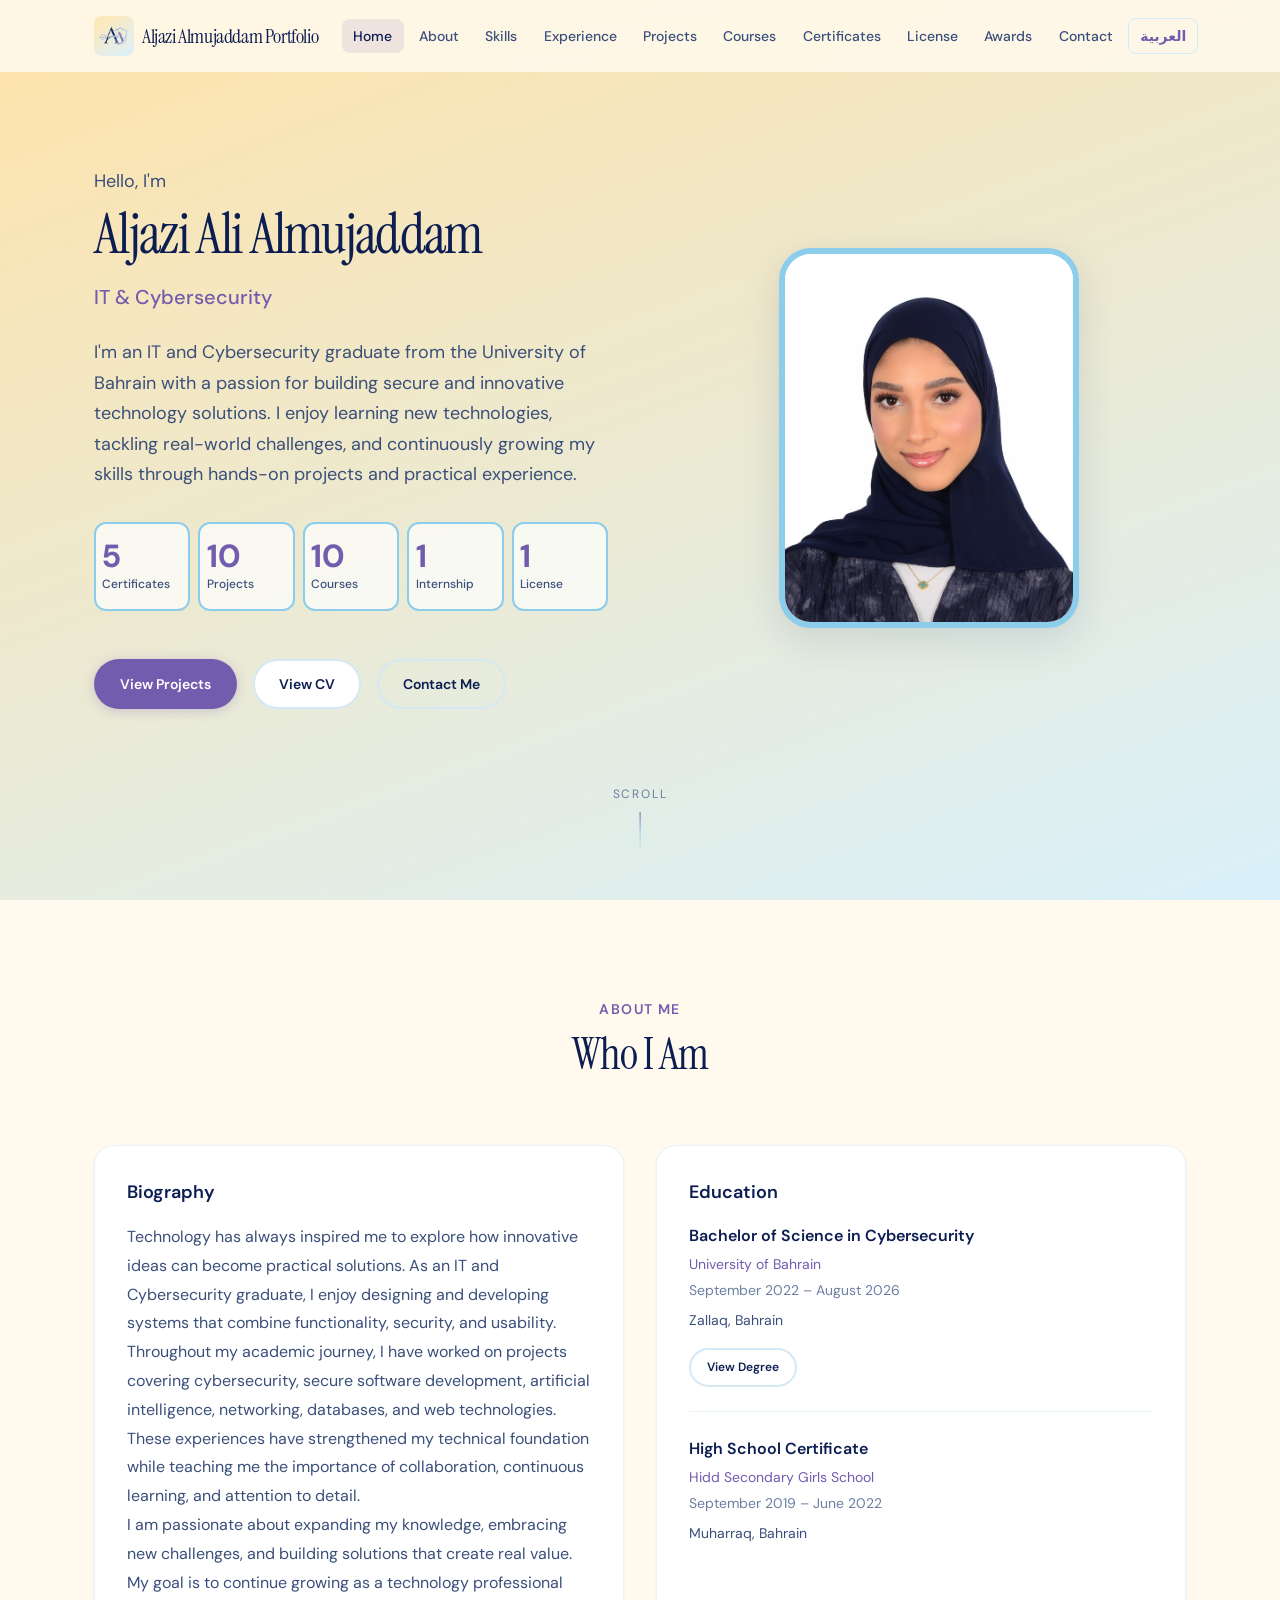
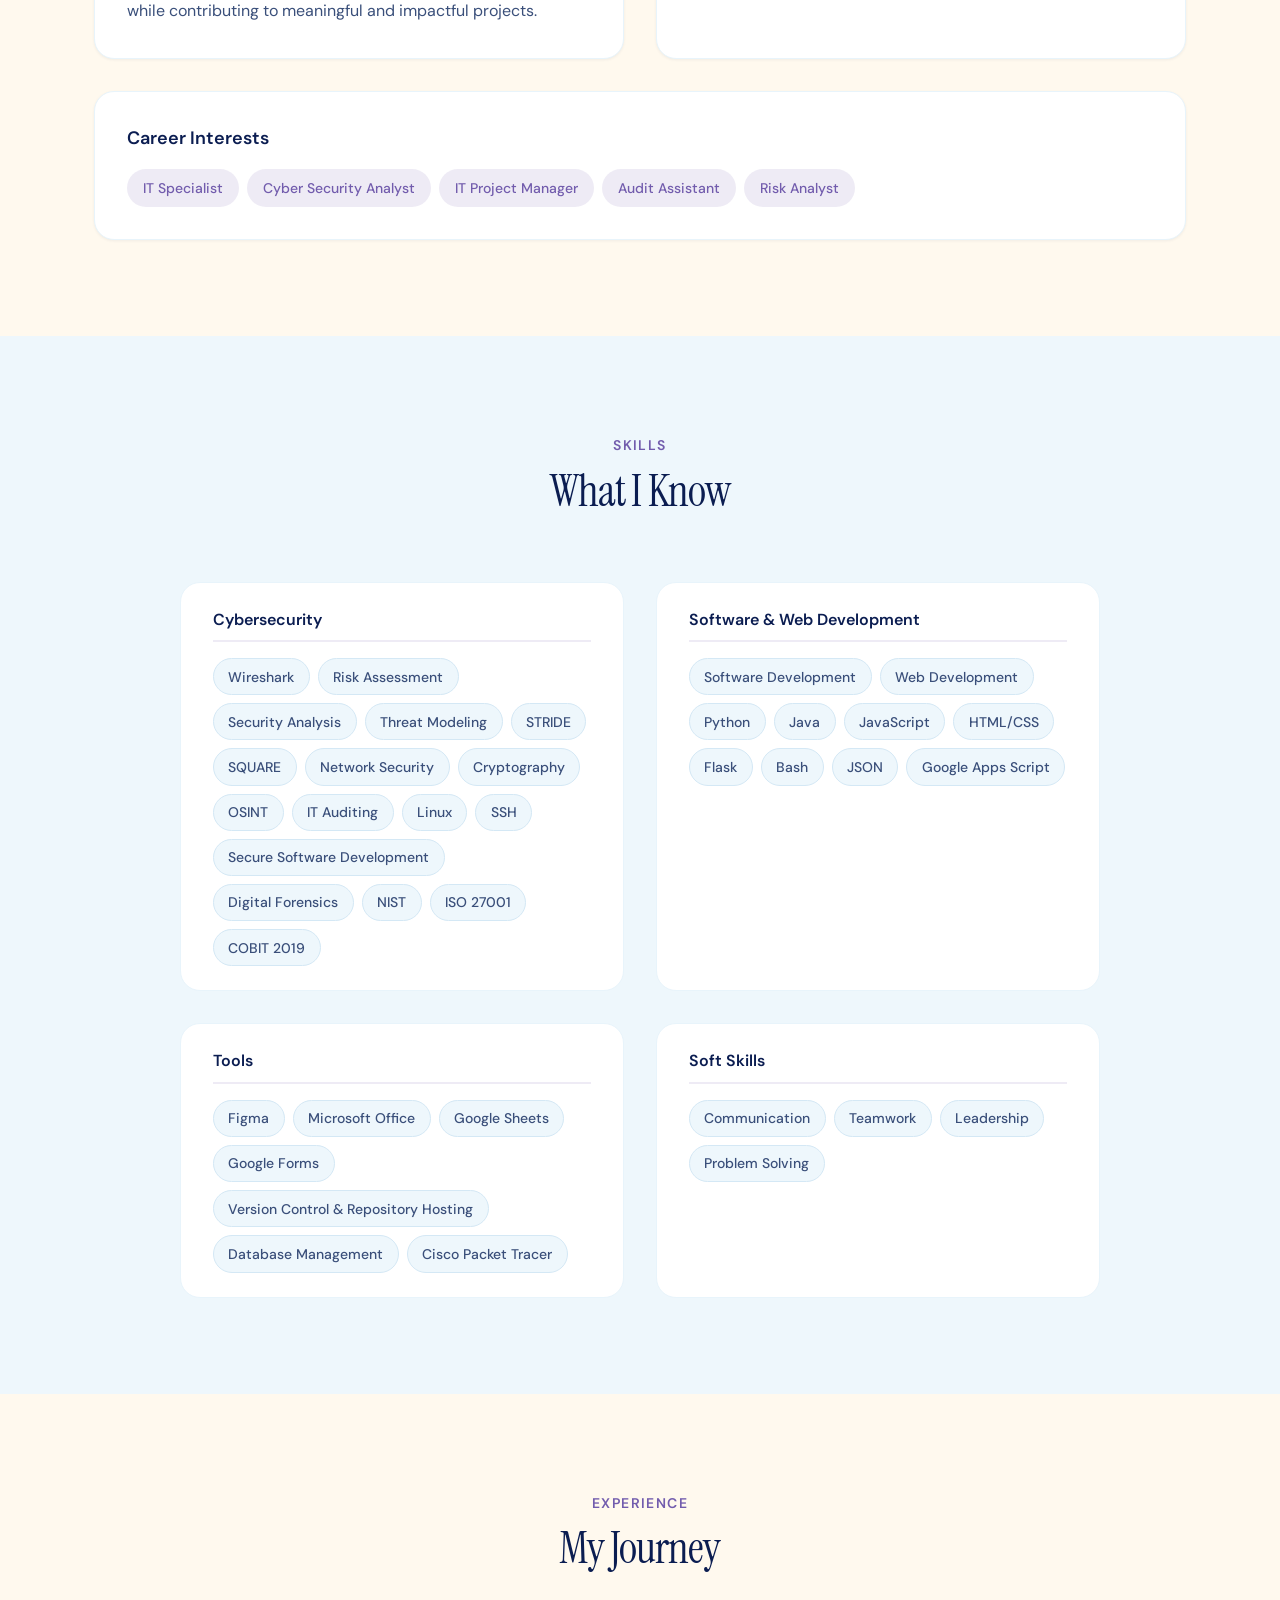
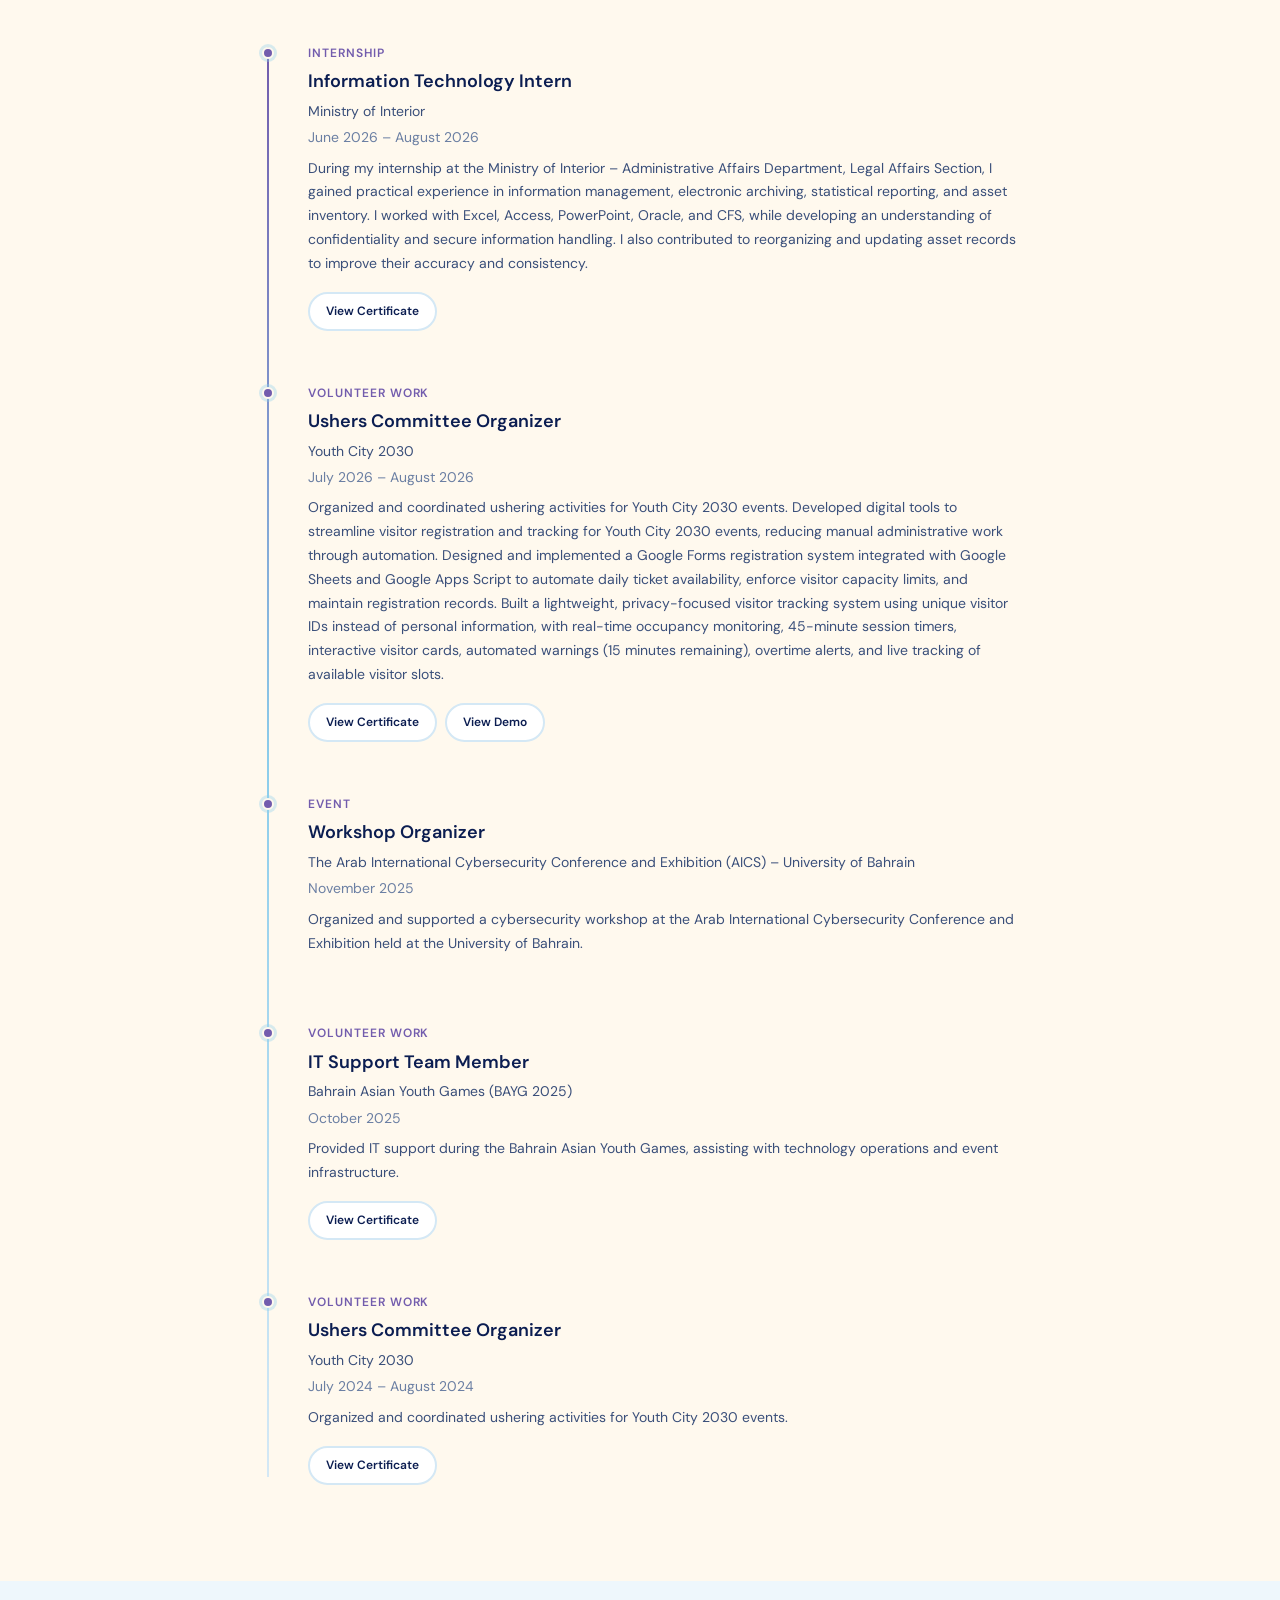
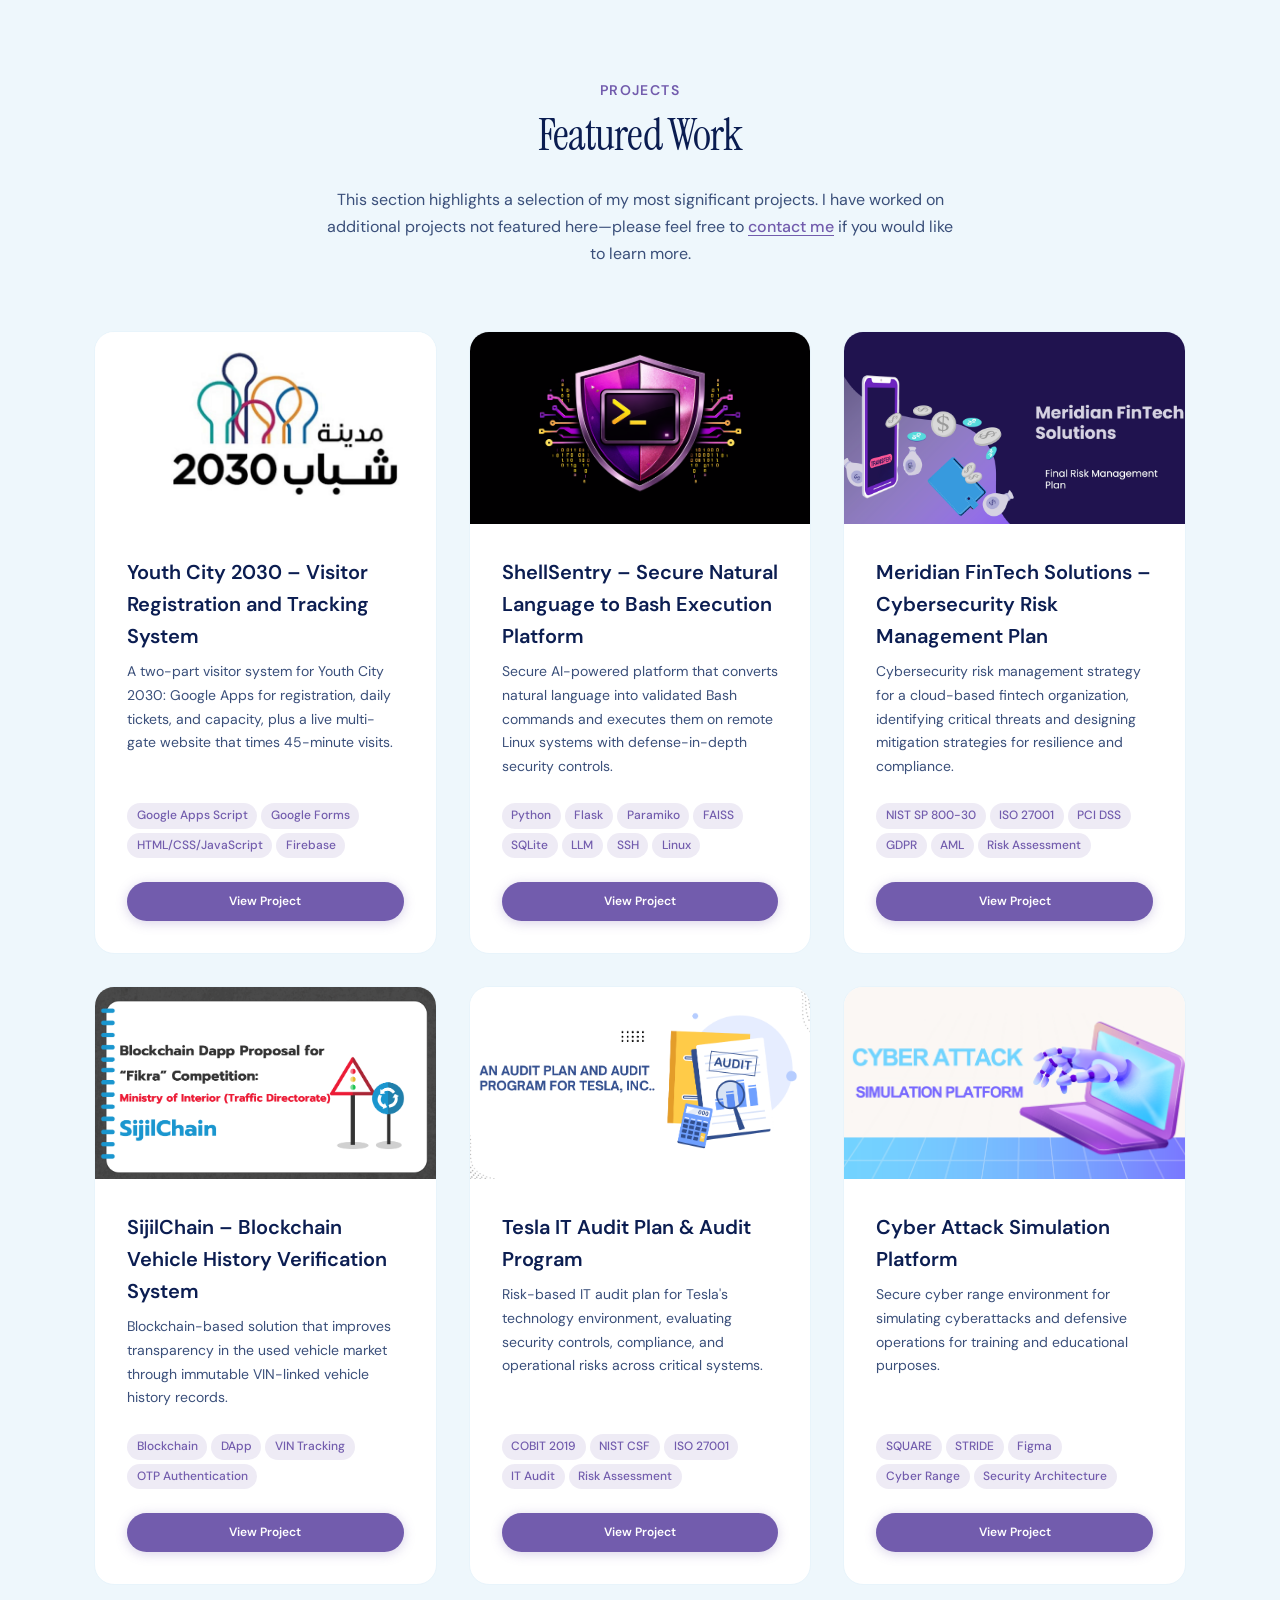
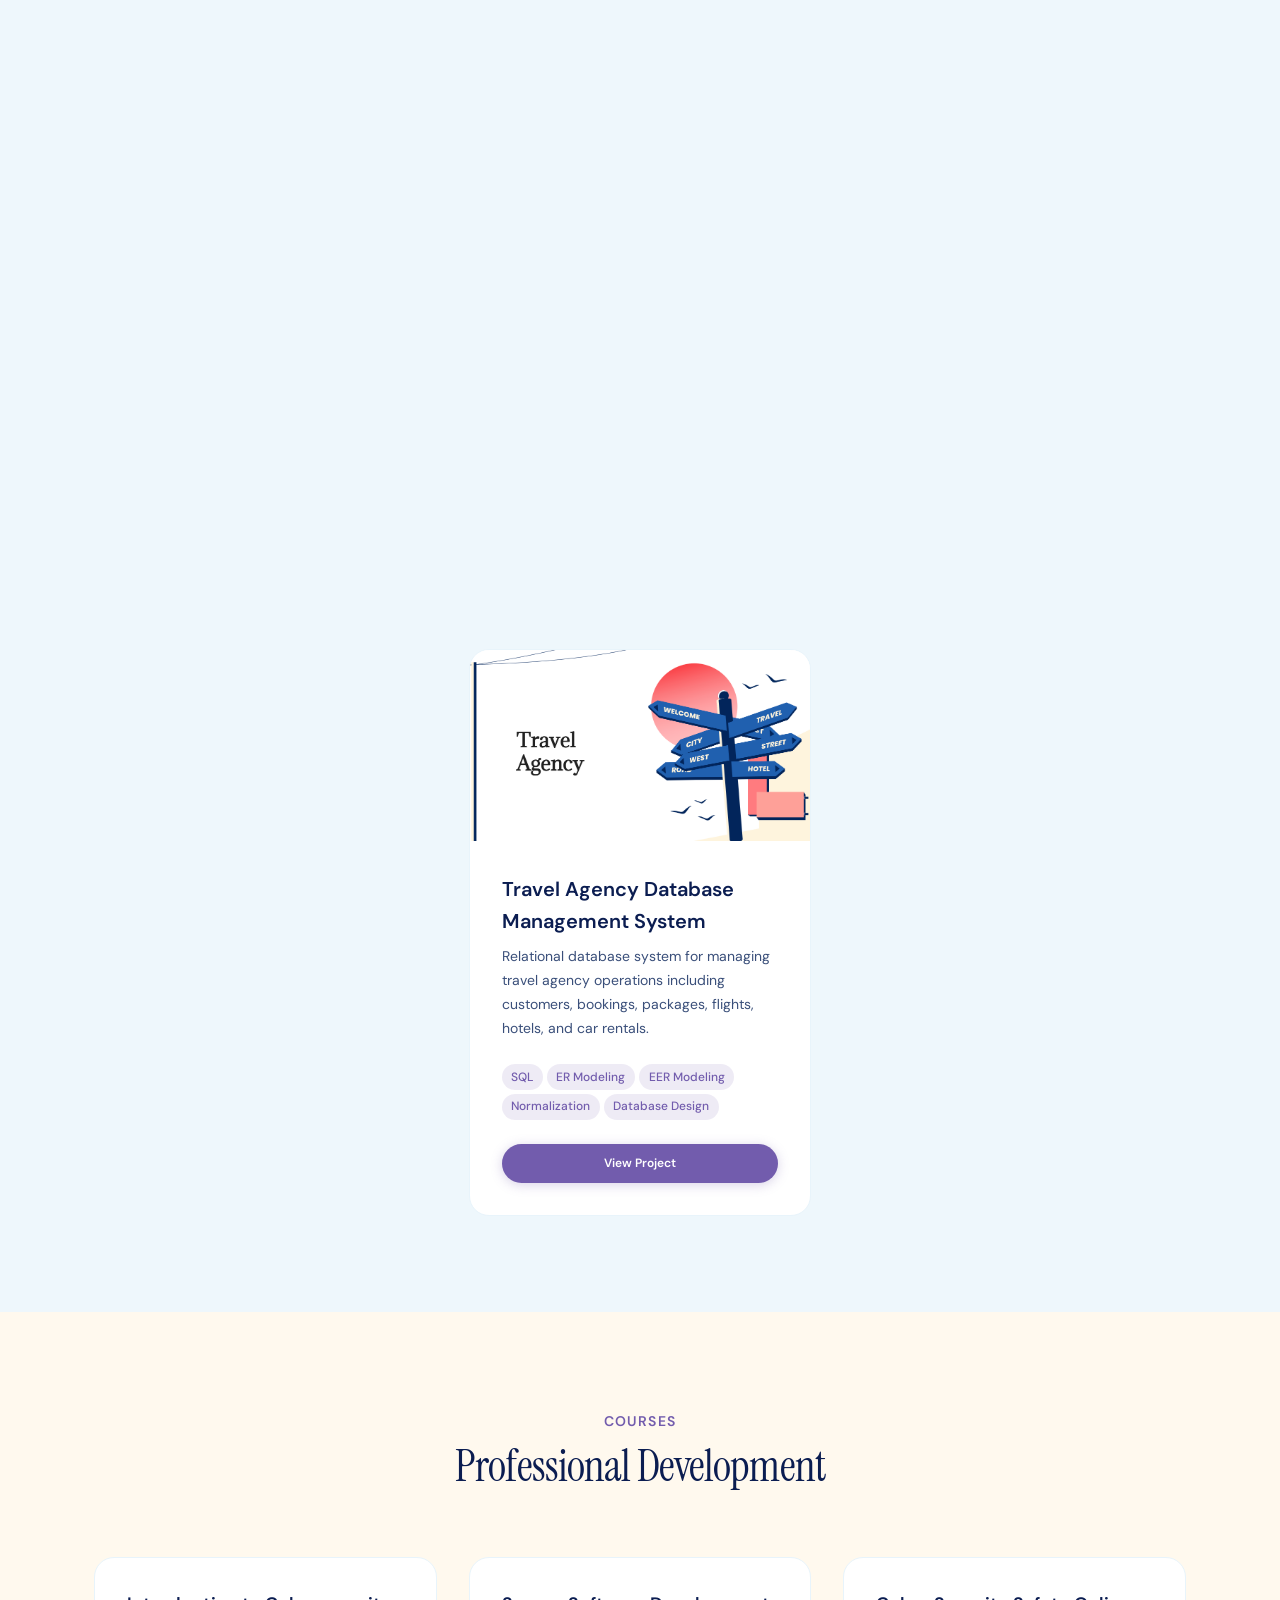
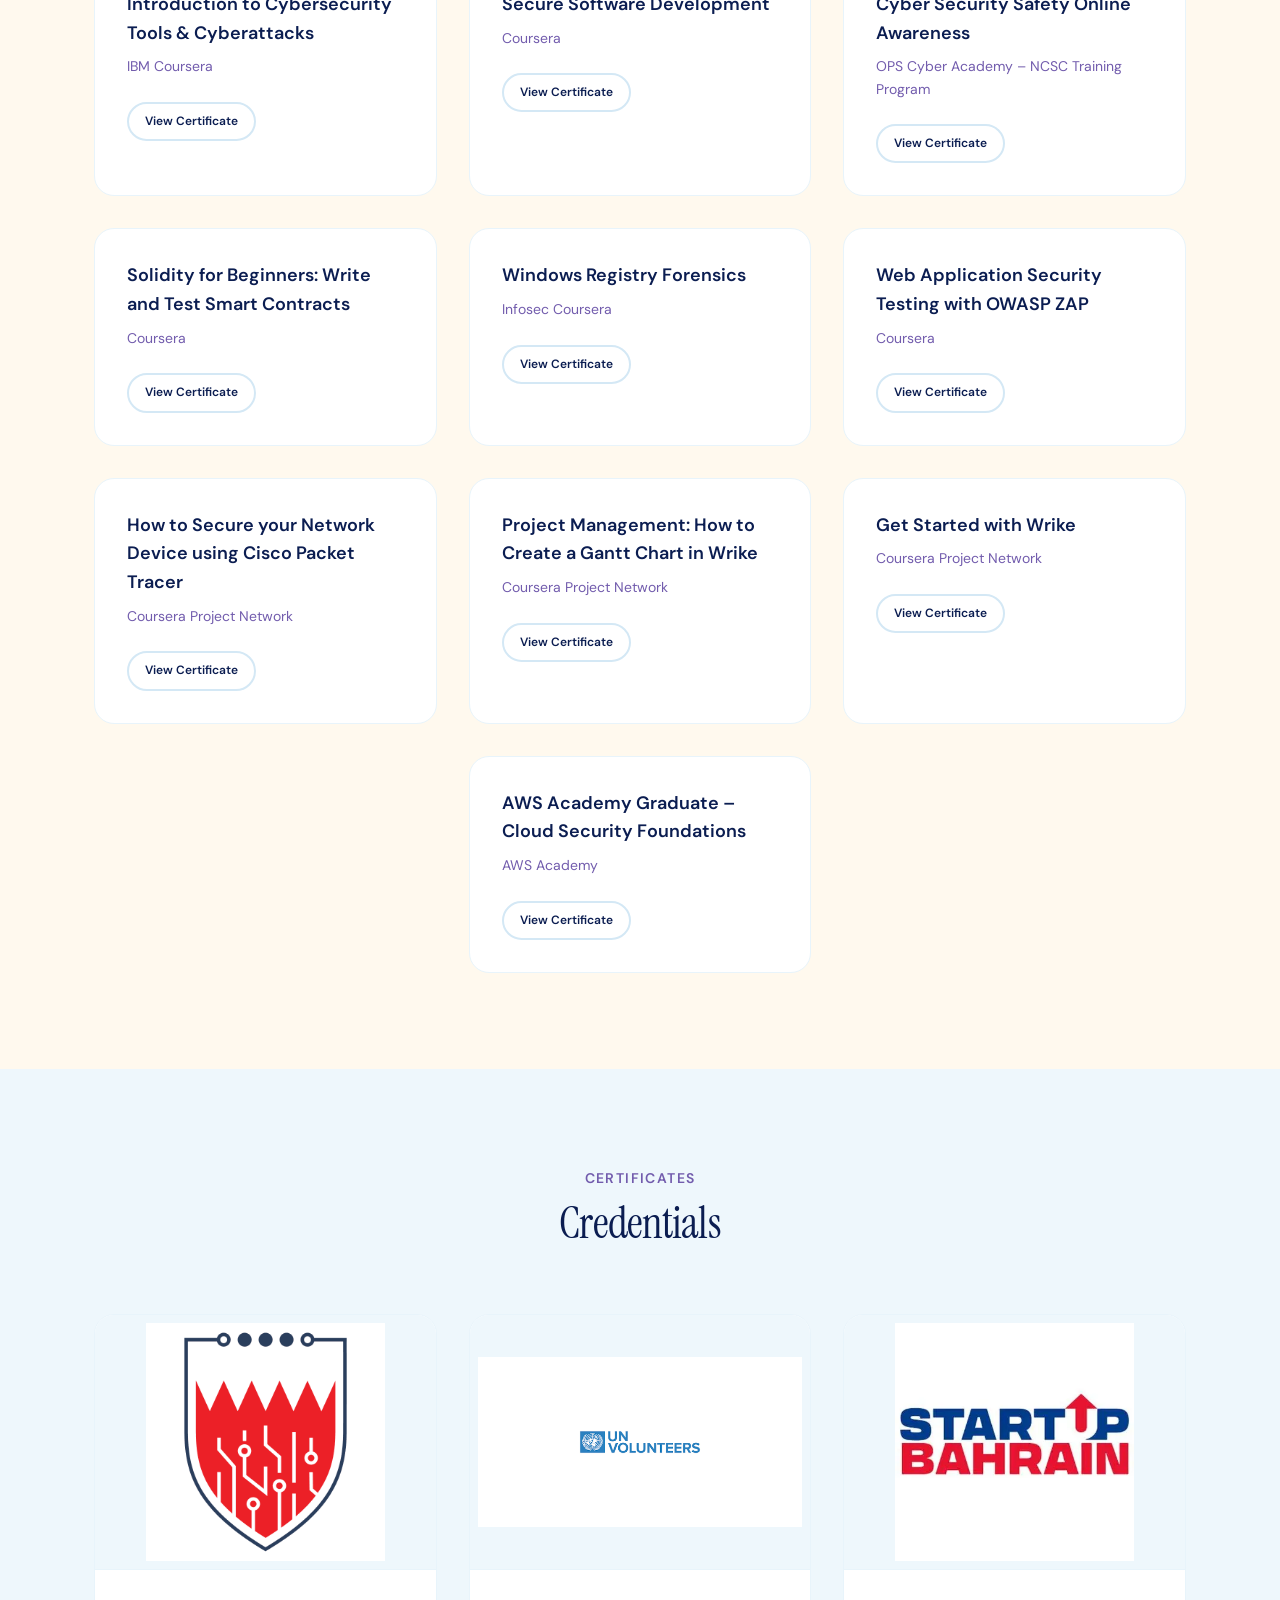
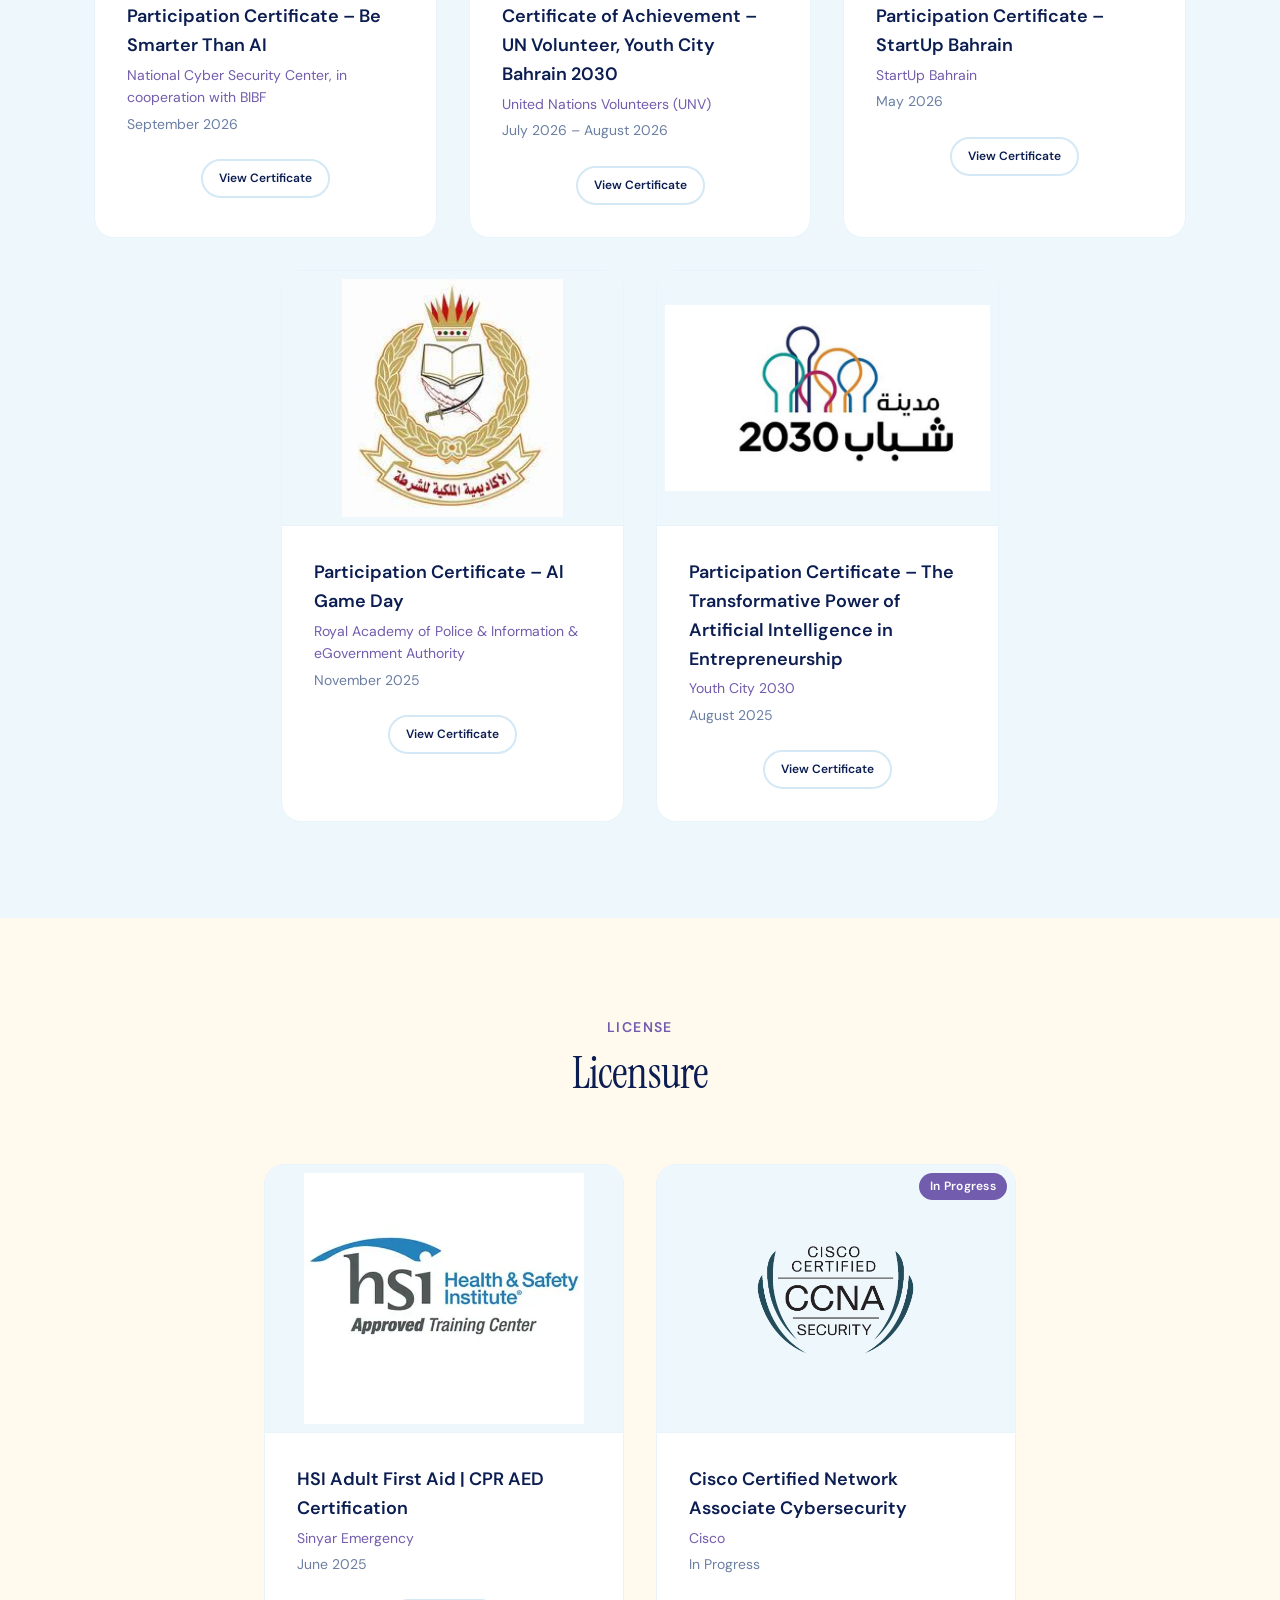
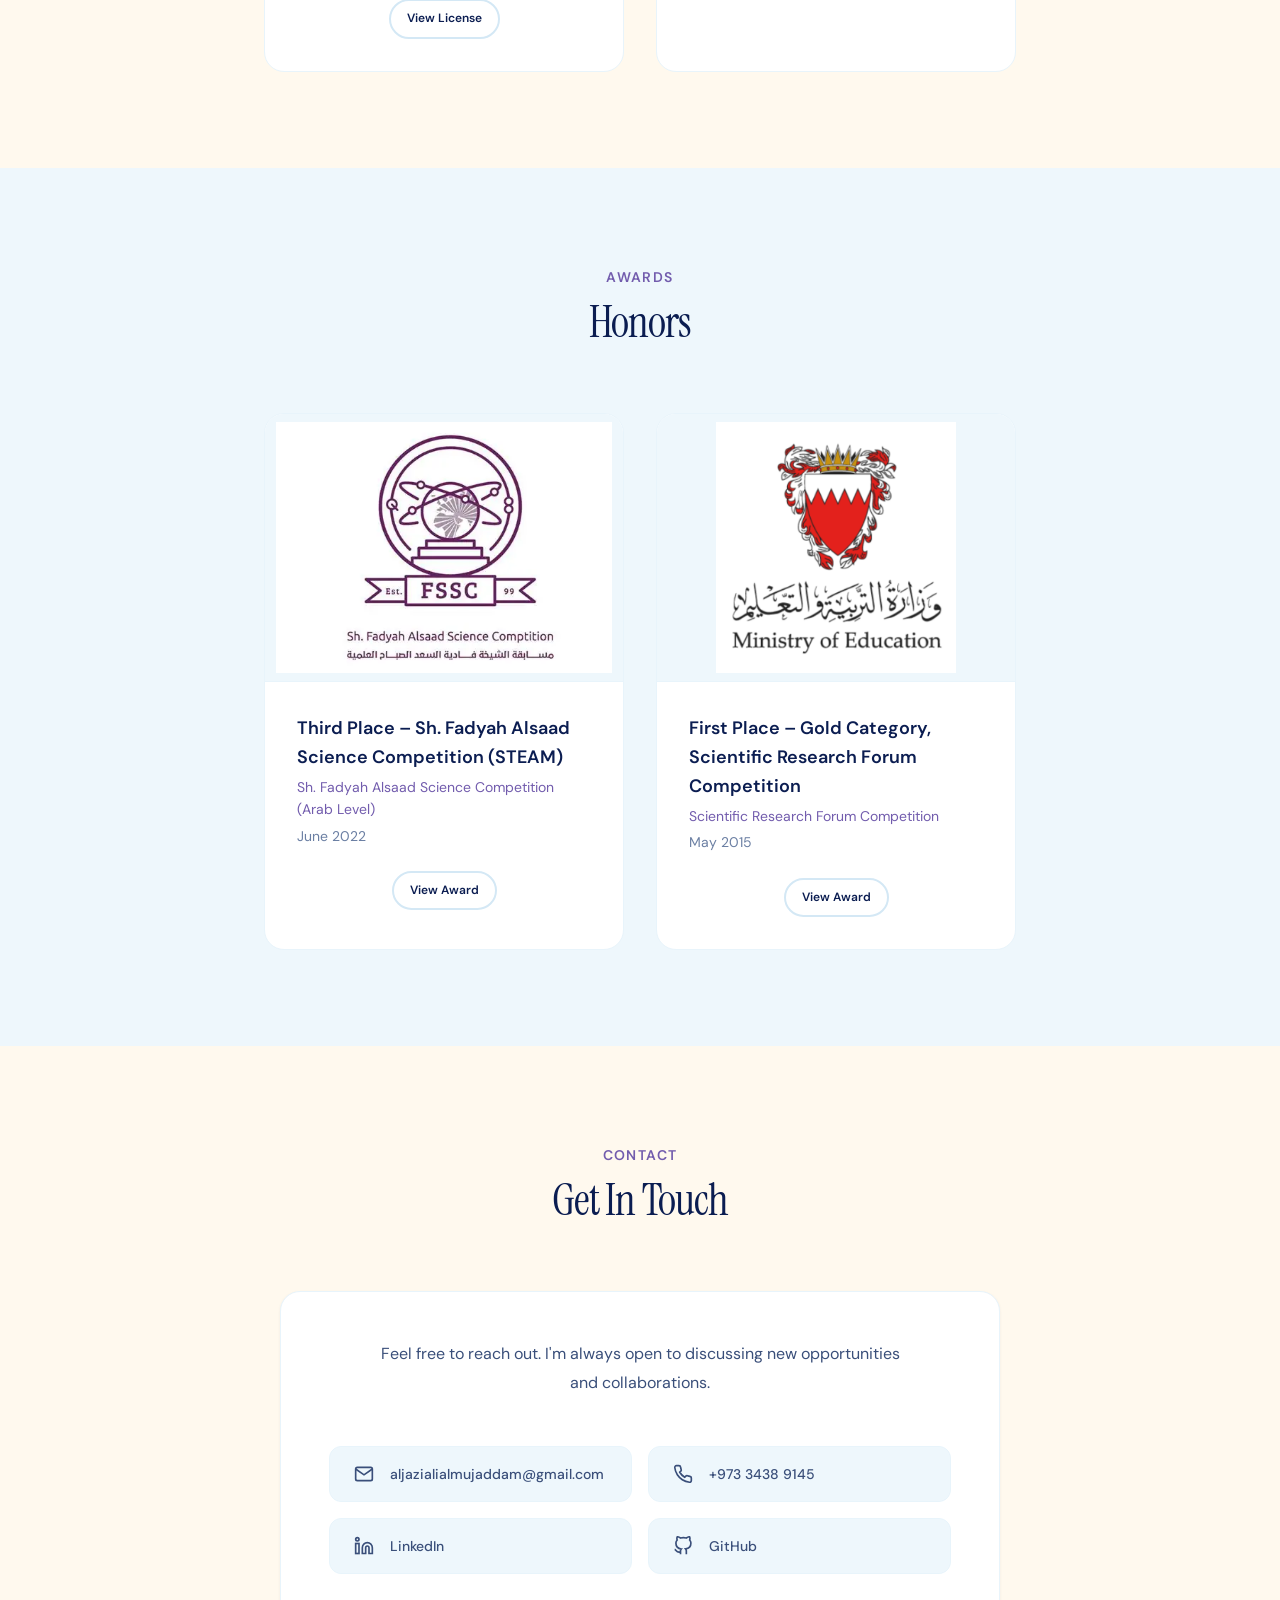
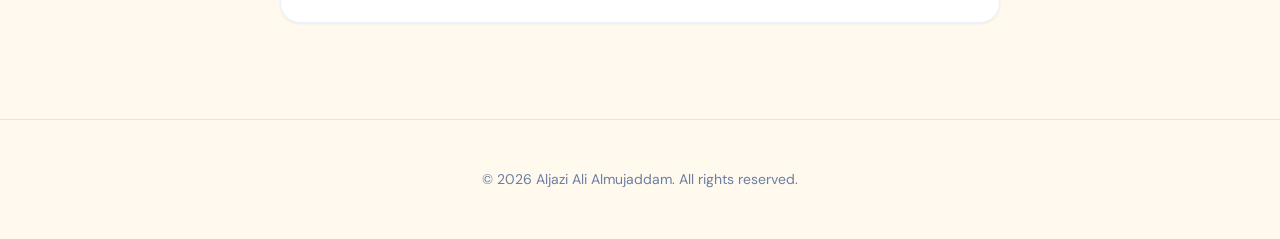
<file: index.html>
<!DOCTYPE html>
<html lang="en">
  <head>
    <meta charset="UTF-8" />
    <meta name="viewport" content="width=device-width, initial-scale=1.0" />
    <meta
      name="description"
      content="Professional portfolio — projects, experience, and contact."
    />
    <title>Aljazi Almujaddam Portfolio</title>
    <link rel="icon" href="assets/favicon.png" type="image/png" sizes="32x32" />
    <link rel="icon" href="assets/favicon-16.png" type="image/png" sizes="16x16" />
    <link rel="apple-touch-icon" href="assets/apple-touch-icon.png" />
    <link rel="preconnect" href="https://fonts.googleapis.com" />
    <link rel="preconnect" href="https://fonts.gstatic.com" crossorigin />
    <link
      href="https://fonts.googleapis.com/css2?family=DM+Sans:ital,opsz,wght@0,9..40,300;0,9..40,400;0,9..40,500;0,9..40,600;0,9..40,700;1,9..40,400&family=IBM+Plex+Sans+Arabic:wght@300;400;500;600;700&family=Instrument+Serif:ital@0;1&display=swap"
      rel="stylesheet"
    />
    <link rel="stylesheet" href="css/styles.css?v=license2" />
  </head>
  <body>
    <!-- Skip link for accessibility -->
    <a href="#home" class="skip-link" id="skip-link">Skip to content</a>

    <!-- Navigation -->
    <header class="header" id="header">
      <nav class="nav container" aria-label="Main navigation">
        <a href="#home" class="nav__logo" id="nav-logo" aria-label="Home">
          <img id="nav-logo-img" class="nav__logo-img" src="" alt="" width="40" height="40" />
          <span id="nav-logo-text">Aljazi Almujaddam Portfolio</span>
        </a>

        <button
          class="nav__toggle"
          id="nav-toggle"
          aria-label="Toggle navigation menu"
          aria-expanded="false"
        >
          <span class="nav__toggle-bar"></span>
          <span class="nav__toggle-bar"></span>
          <span class="nav__toggle-bar"></span>
        </button>

        <ul class="nav__menu" id="nav-menu">
          <li><a href="#home" class="nav__link" id="nav-home">Home</a></li>
          <li><a href="#about" class="nav__link" id="nav-about">About</a></li>
          <li><a href="#skills" class="nav__link" id="nav-skills">Skills</a></li>
          <li><a href="#experience" class="nav__link" id="nav-experience">Experience</a></li>
          <li><a href="#projects" class="nav__link" id="nav-projects">Projects</a></li>
          <li><a href="#courses" class="nav__link" id="nav-courses">Courses</a></li>
          <li><a href="#certificates" class="nav__link" id="nav-certificates">Certificates</a></li>
          <li><a href="#license" class="nav__link" id="nav-license">License</a></li>
          <li><a href="#awards" class="nav__link" id="nav-awards">Awards</a></li>
          <li><a href="#contact" class="nav__link" id="nav-contact">Contact</a></li>
          <li><a href="index-ar.html" class="nav__link nav__link--lang" id="lang-switch" aria-label="Switch to Arabic">العربية</a></li>
        </ul>
      </nav>
    </header>

    <main>
      <!-- Home / Hero -->
      <section class="hero section" id="home">
        <div class="container hero__inner">
          <div class="hero__content fade-in">
            <p class="hero__greeting" id="hero-greeting">Hello, I'm</p>
            <h1 class="hero__name" id="hero-name"></h1>
            <p class="hero__title" id="hero-title"></p>
            <p class="hero__intro" id="hero-intro"></p>
            <div class="hero__stats" id="hero-stats" aria-label="Portfolio highlights"></div>
            <div class="hero__actions">
              <a href="#projects" class="btn btn--primary" id="btn-view-projects">View Projects</a>
              <a
                href="#"
                class="btn btn--secondary"
                id="btn-cv"
                target="_blank"
                rel="noopener noreferrer"
                >View CV</a
              >
              <a href="#contact" class="btn btn--outline" id="btn-contact-me">Contact Me</a>
            </div>
          </div>
          <div class="hero__image-wrapper fade-in">
            <div class="hero__image-frame">
              <img
                id="hero-image"
                src=""
                alt="Profile photo"
                class="hero__image"
                width="300"
                height="380"
              />
            </div>
          </div>
        </div>
        <div class="hero__scroll-hint" aria-hidden="true">
          <span id="scroll-hint">Scroll</span>
          <div class="hero__scroll-line"></div>
        </div>
      </section>

      <!-- About -->
      <section class="section" id="about">
        <div class="container">
          <header class="section__header fade-in">
            <span class="section__label" id="about-label">About Me</span>
            <h2 class="section__title" id="about-title">Who I Am</h2>
          </header>
          <div class="about__grid">
            <div class="about__bio card fade-in">
              <h3 class="card__title" id="about-bio-title">Biography</h3>
              <div id="about-bio"></div>
            </div>
            <div class="about__education card fade-in">
              <h3 class="card__title" id="about-edu-title">Education</h3>
              <div id="about-education"></div>
            </div>
            <div class="about__interests card fade-in">
              <h3 class="card__title" id="about-interests-title">Career Interests</h3>
              <ul class="interest-list" id="about-interests"></ul>
            </div>
          </div>
        </div>
      </section>

      <!-- Skills -->
      <section class="section section--alt" id="skills">
        <div class="container">
          <header class="section__header fade-in">
            <span class="section__label" id="skills-label">Skills</span>
            <h2 class="section__title" id="skills-title">What I Know</h2>
          </header>
          <div class="skills__grid" id="skills-container"></div>
        </div>
      </section>

      <!-- Experience -->
      <section class="section" id="experience">
        <div class="container">
          <header class="section__header fade-in">
            <span class="section__label" id="experience-label">Experience</span>
            <h2 class="section__title" id="experience-title">My Journey</h2>
          </header>
          <div class="timeline" id="experience-container"></div>
        </div>
      </section>

      <!-- Projects -->
      <section class="section section--alt" id="projects">
        <div class="container">
          <header class="section__header fade-in">
            <span class="section__label" id="projects-label">Projects</span>
            <h2 class="section__title" id="projects-title">Featured Work</h2>
            <p class="section__note" id="projects-note"></p>
          </header>
          <div class="projects__grid" id="projects-container"></div>
        </div>
      </section>

      <!-- Courses -->
      <section class="section" id="courses">
        <div class="container">
          <header class="section__header fade-in">
            <span class="section__label" id="courses-label">Courses</span>
            <h2 class="section__title" id="courses-title">Professional Development</h2>
          </header>
          <div class="courses__grid" id="courses-container"></div>
        </div>
      </section>

      <!-- Certificates -->
      <section class="section section--alt" id="certificates">
        <div class="container">
          <header class="section__header fade-in">
            <span class="section__label" id="certificates-label">Certificates</span>
            <h2 class="section__title" id="certificates-title">Credentials</h2>
          </header>
          <div class="certificates__grid" id="certificates-container"></div>
        </div>
      </section>

      <!-- License -->
      <section class="section" id="license">
        <div class="container">
          <header class="section__header fade-in">
            <span class="section__label" id="licenses-label">License</span>
            <h2 class="section__title" id="licenses-title">Licensure</h2>
          </header>
          <div class="licenses__grid" id="licenses-container"></div>
        </div>
      </section>

      <!-- Awards -->
      <section class="section section--alt" id="awards">
        <div class="container">
          <header class="section__header fade-in">
            <span class="section__label" id="awards-label">Awards</span>
            <h2 class="section__title" id="awards-title">Honors</h2>
          </header>
          <div class="awards__grid" id="awards-container"></div>
        </div>
      </section>

      <!-- Contact -->
      <section class="section" id="contact">
        <div class="container">
          <header class="section__header fade-in">
            <span class="section__label" id="contact-label">Contact</span>
            <h2 class="section__title" id="contact-title">Get In Touch</h2>
          </header>
          <div class="contact__wrapper fade-in">
            <div class="contact__card card">
              <p class="contact__text" id="contact-text">
                Feel free to reach out. I'm always open to discussing new
                opportunities and collaborations.
              </p>
              <div class="contact__links" id="contact-links"></div>
            </div>
          </div>
        </div>
      </section>
    </main>

    <!-- Footer -->
    <footer class="footer">
      <div class="container footer__inner">
        <p class="footer__text">
          &copy; <span id="footer-year"></span>
          <span id="footer-name"></span>. <span id="footer-rights">All rights reserved.</span>
        </p>
      </div>
    </footer>

    <script src="js/data.js?v=license2"></script>
    <script src="js/main.js?v=license2"></script>
  </body>
</html>
</file>
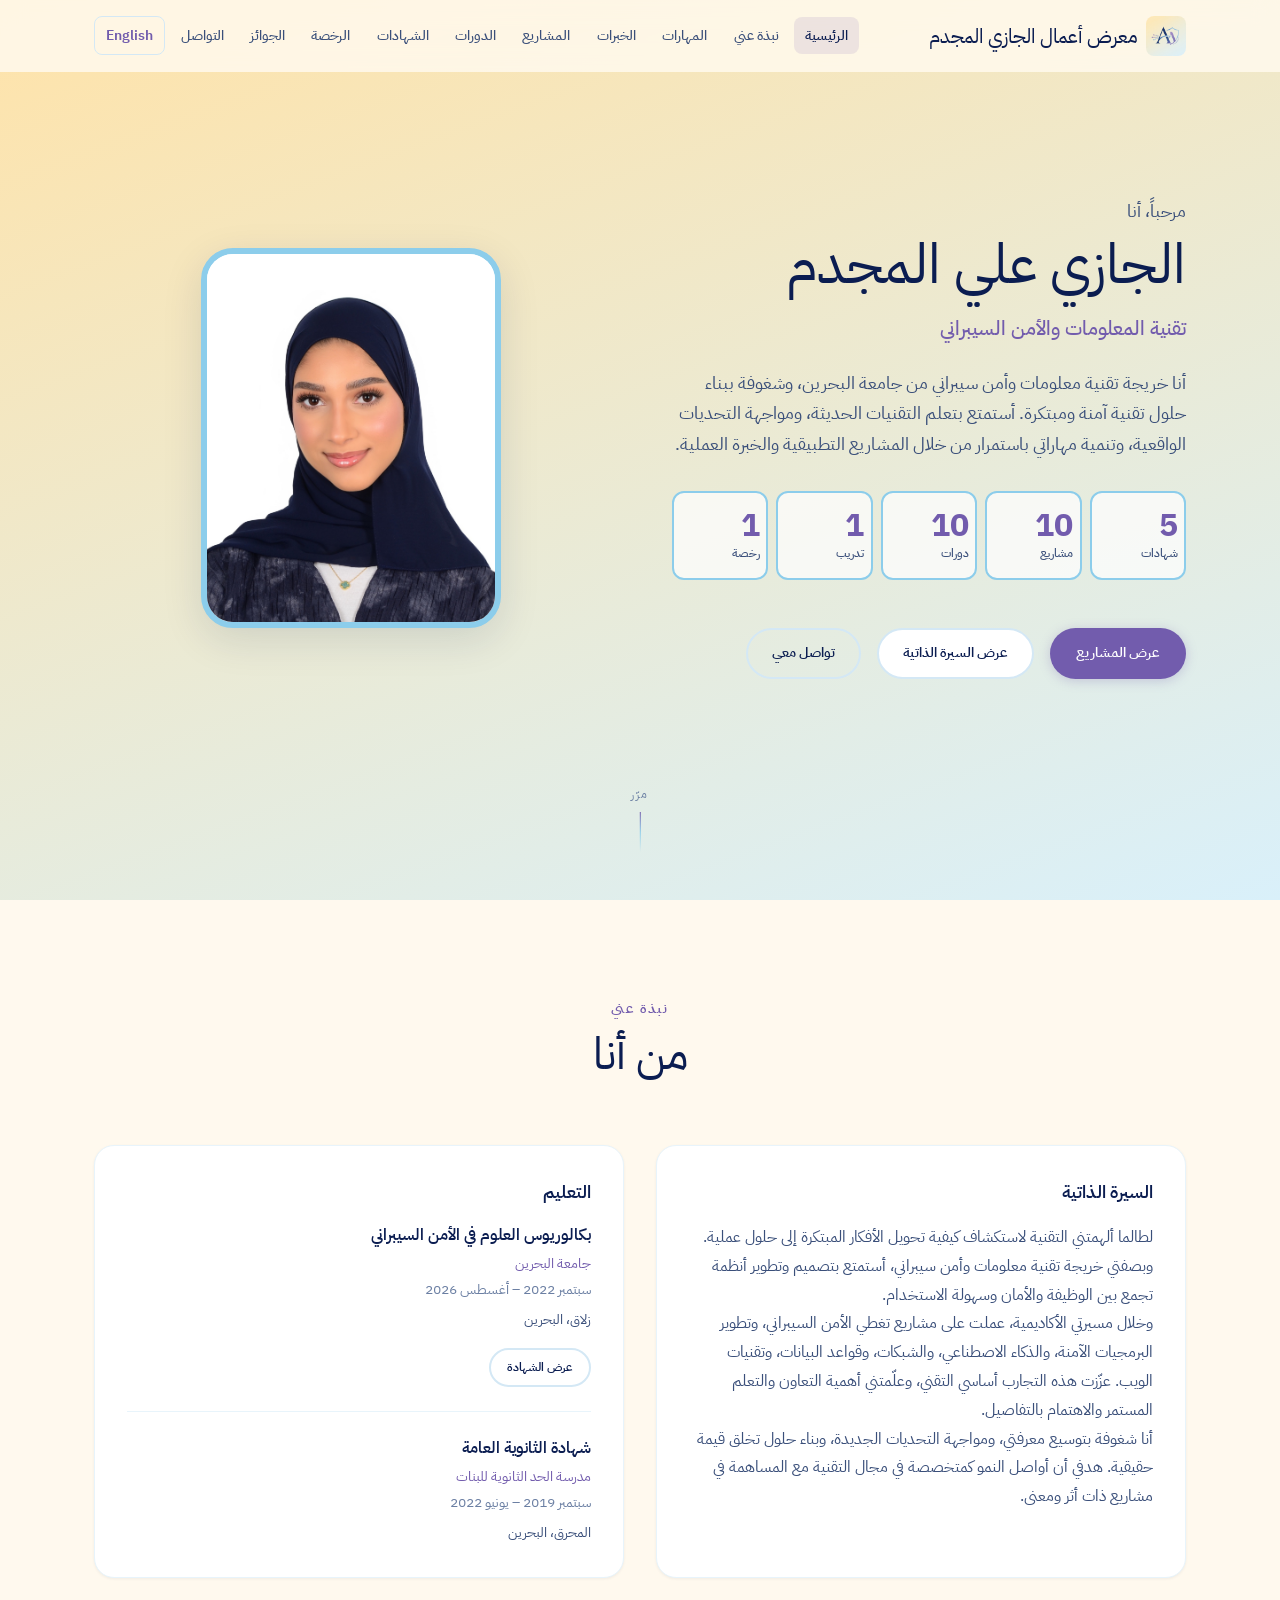
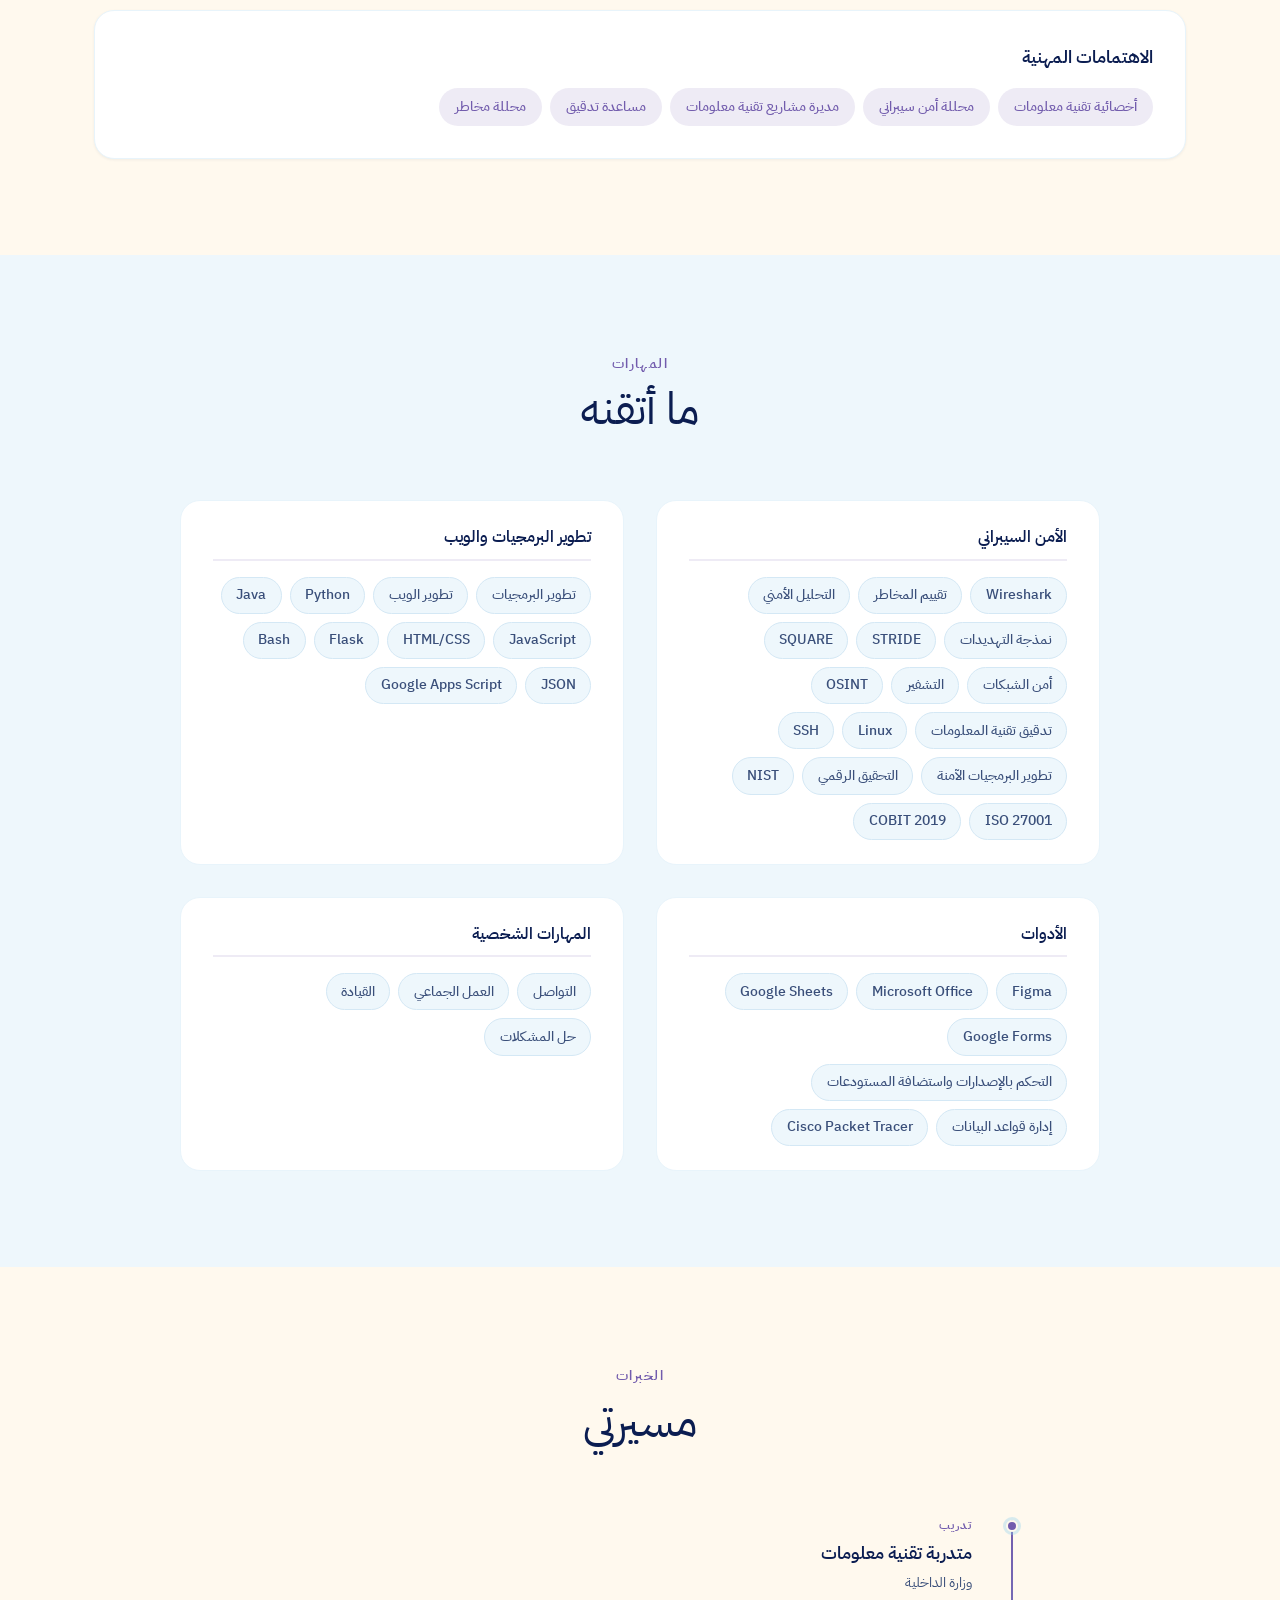
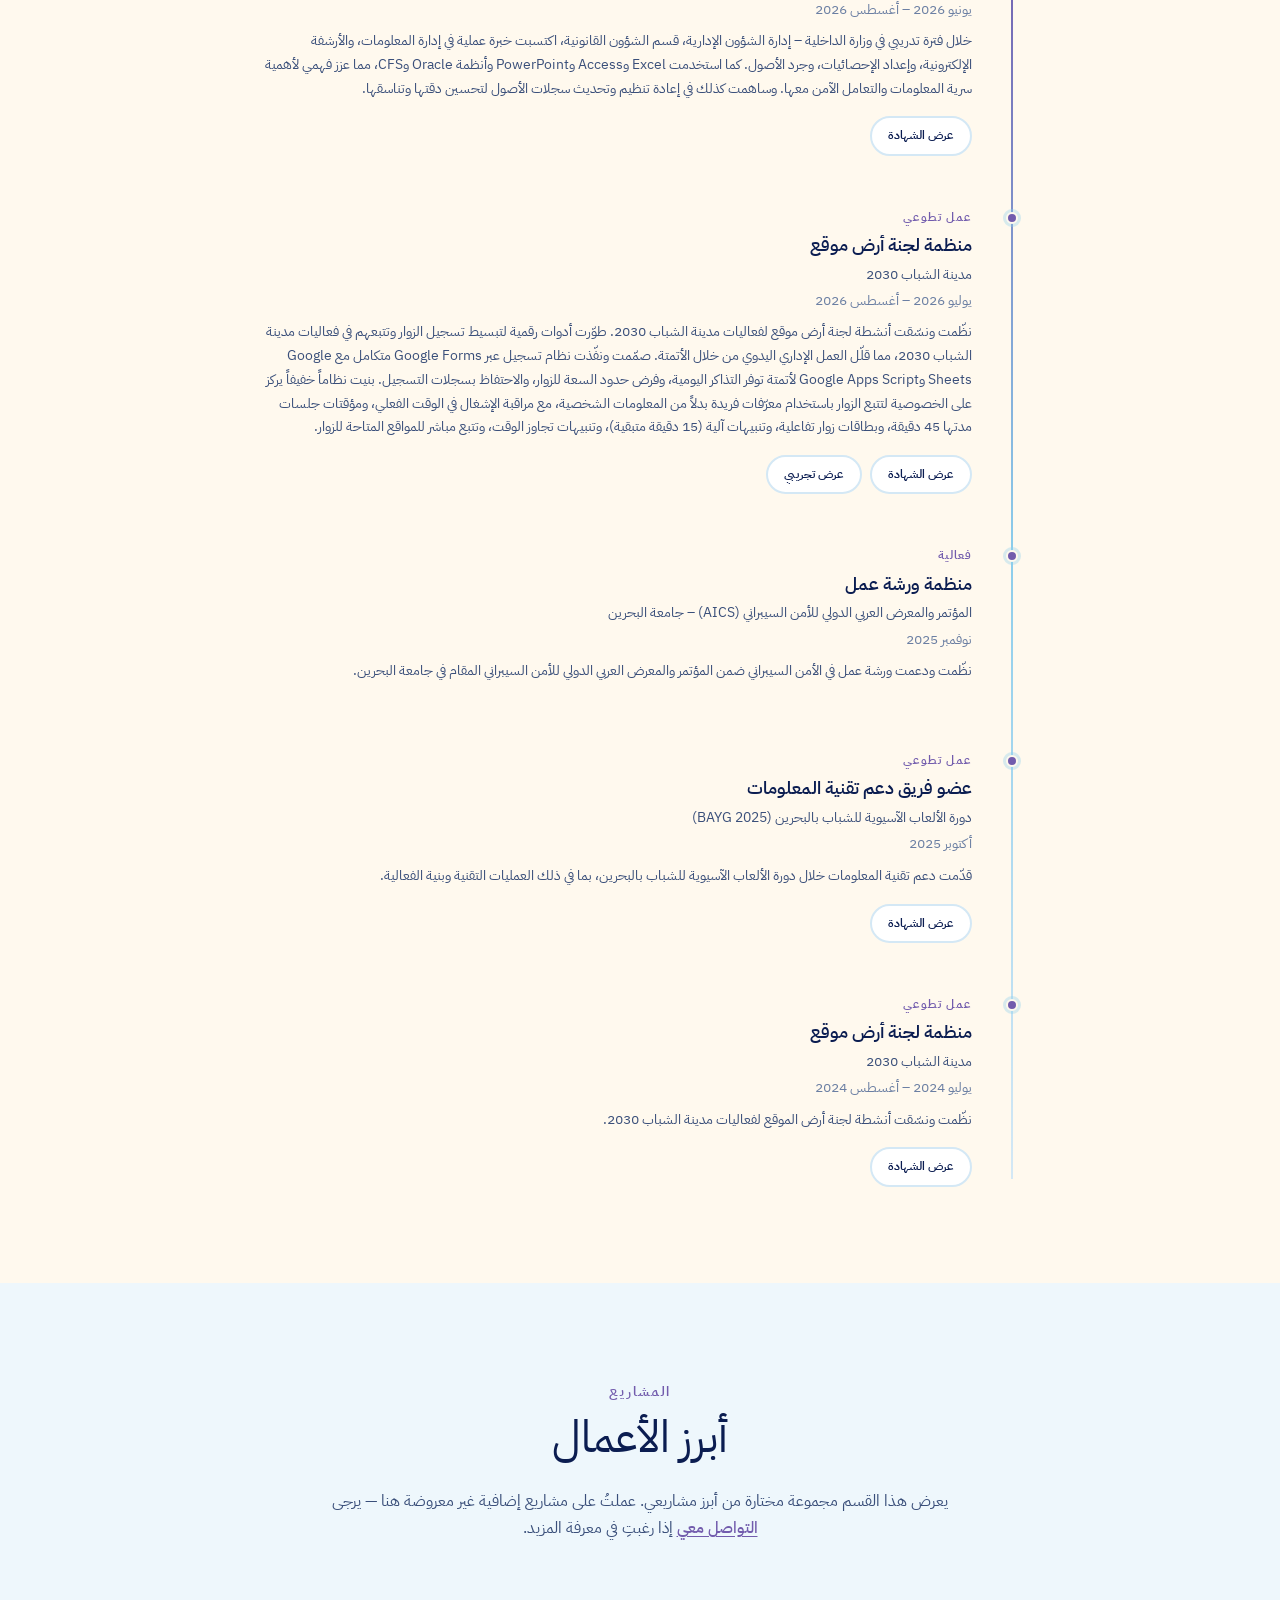
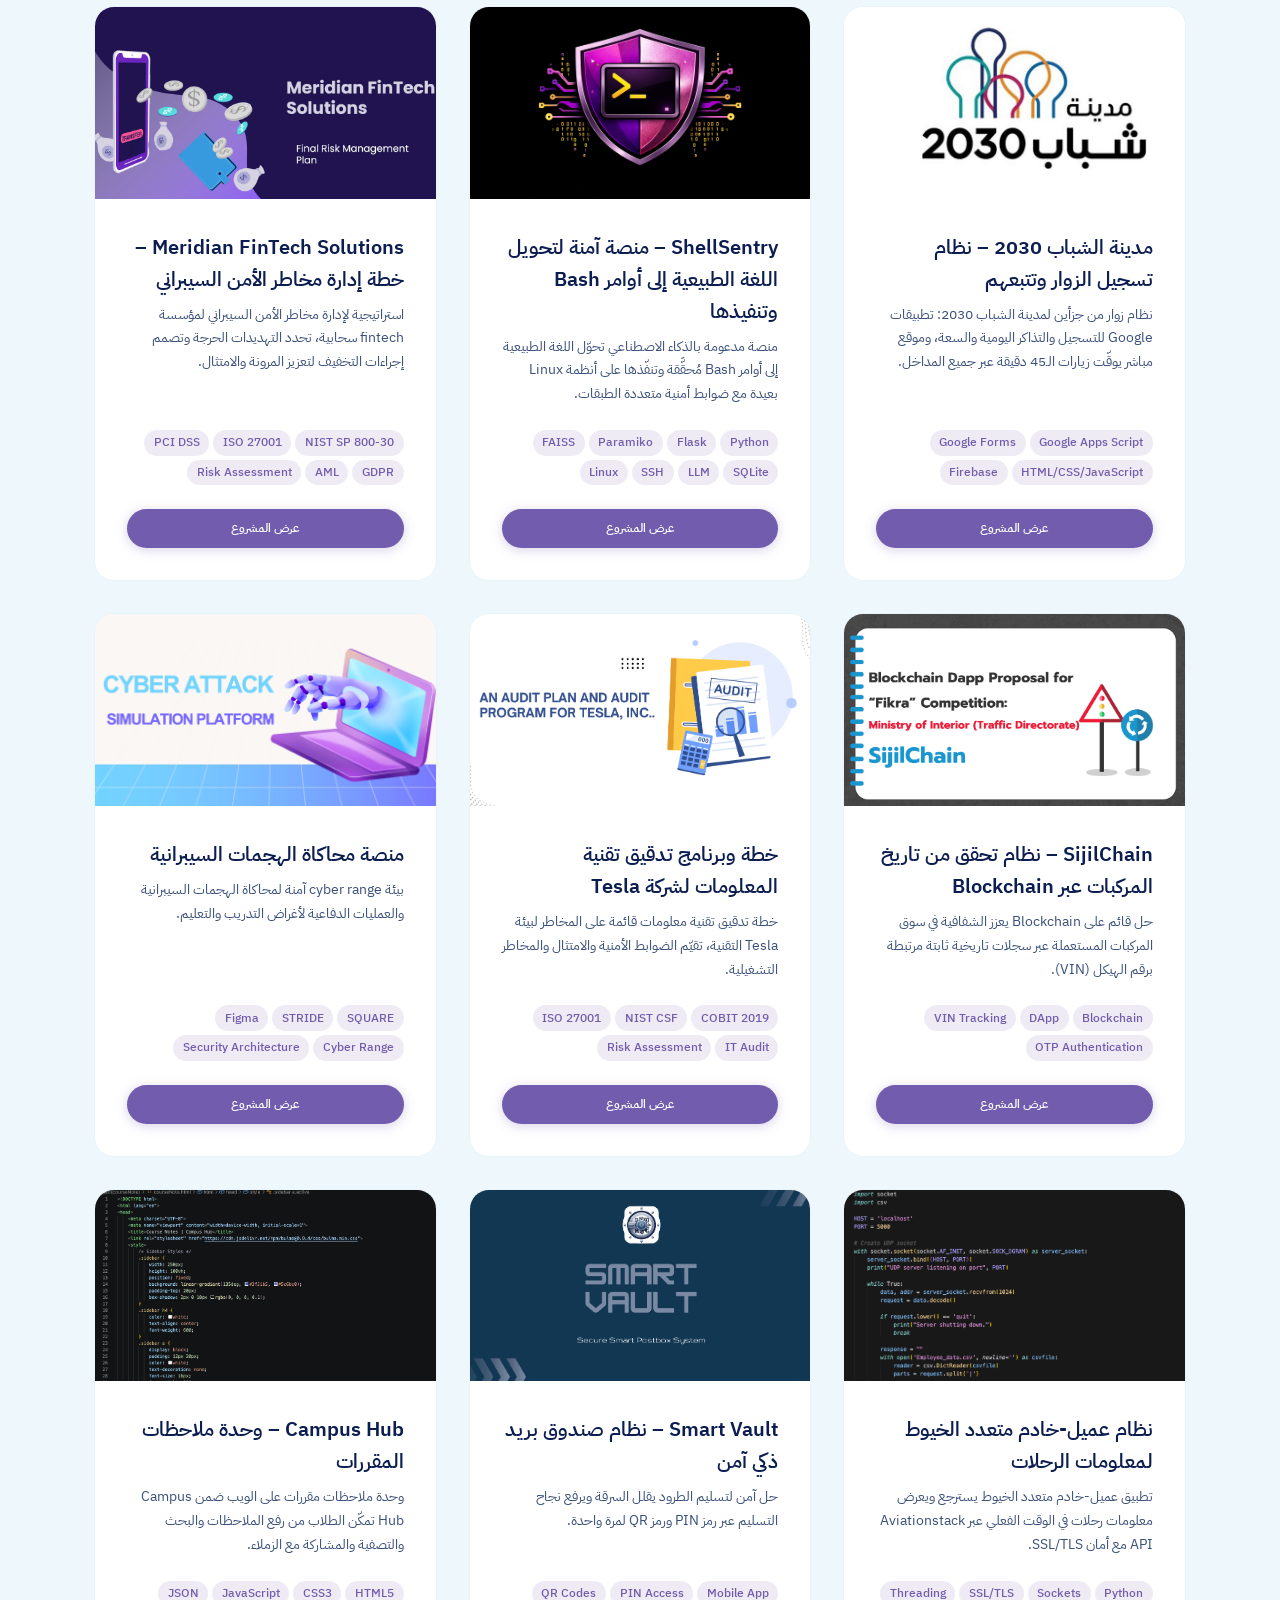
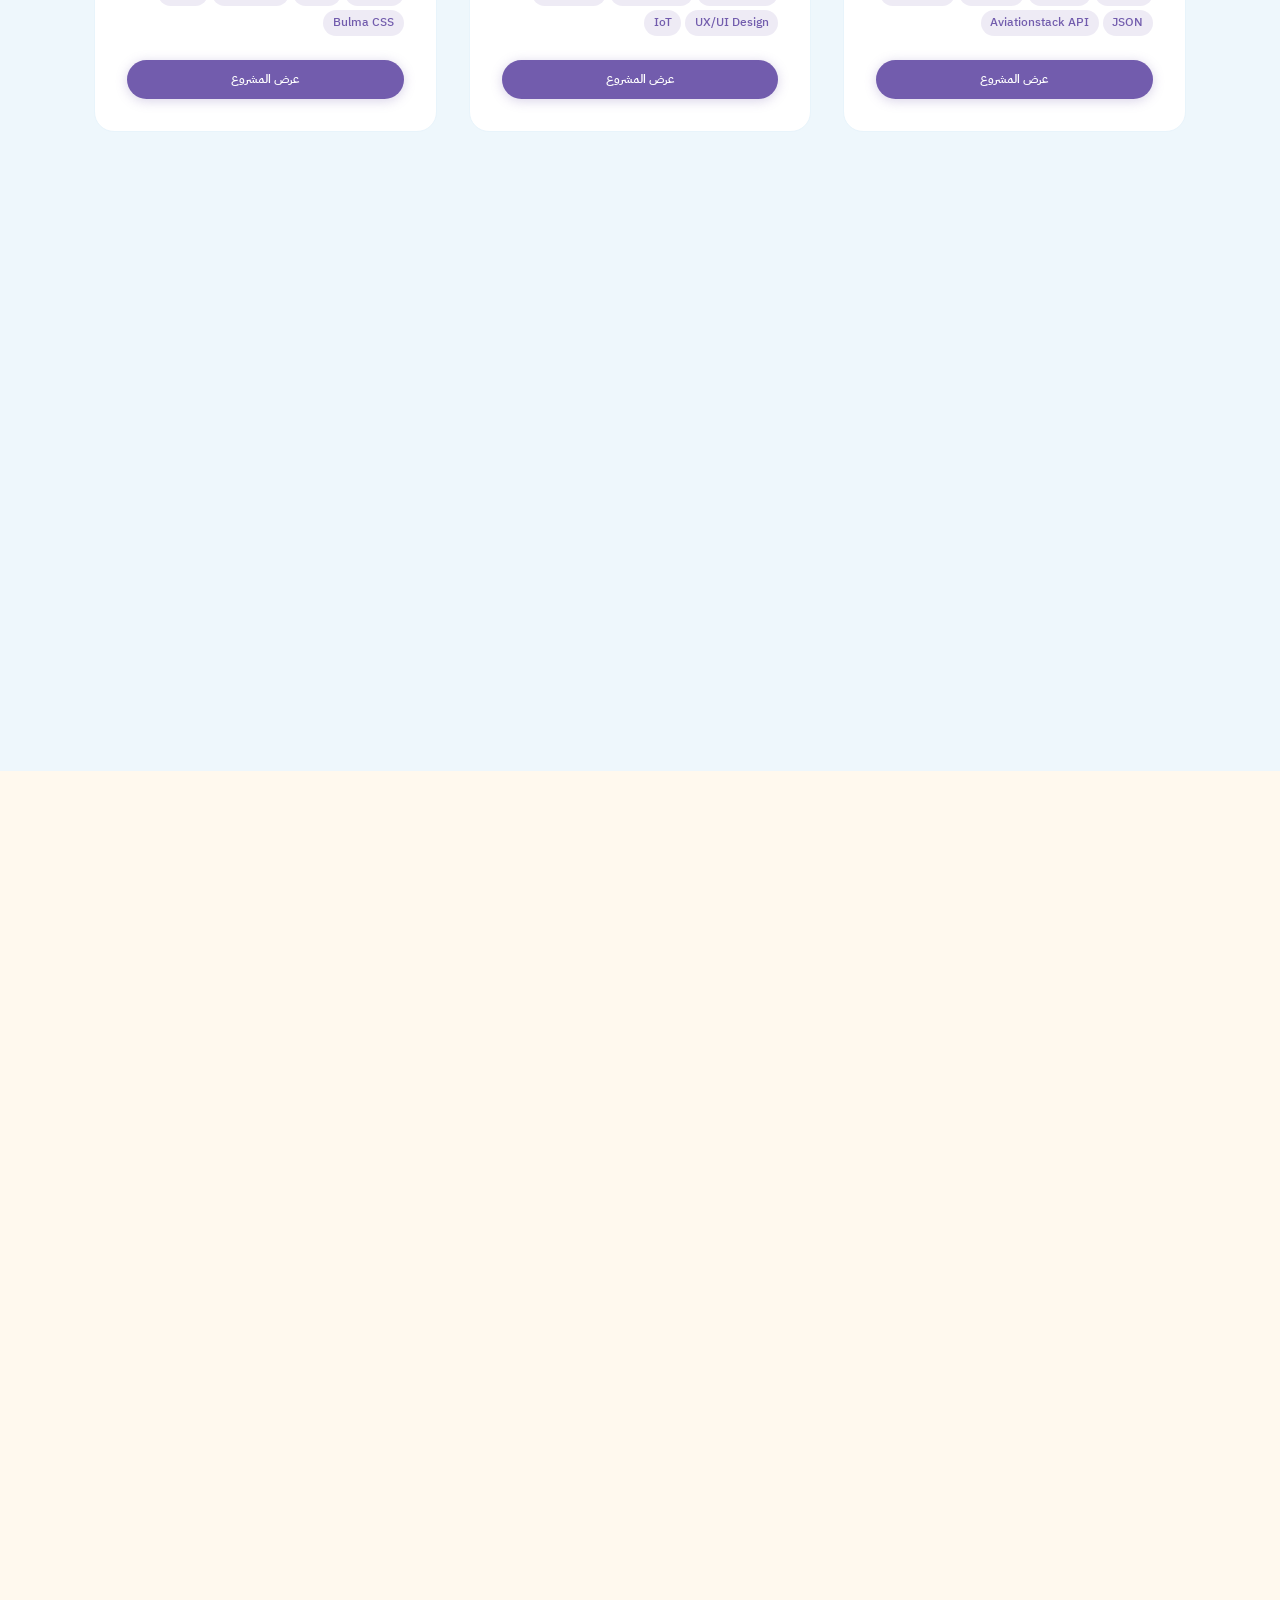
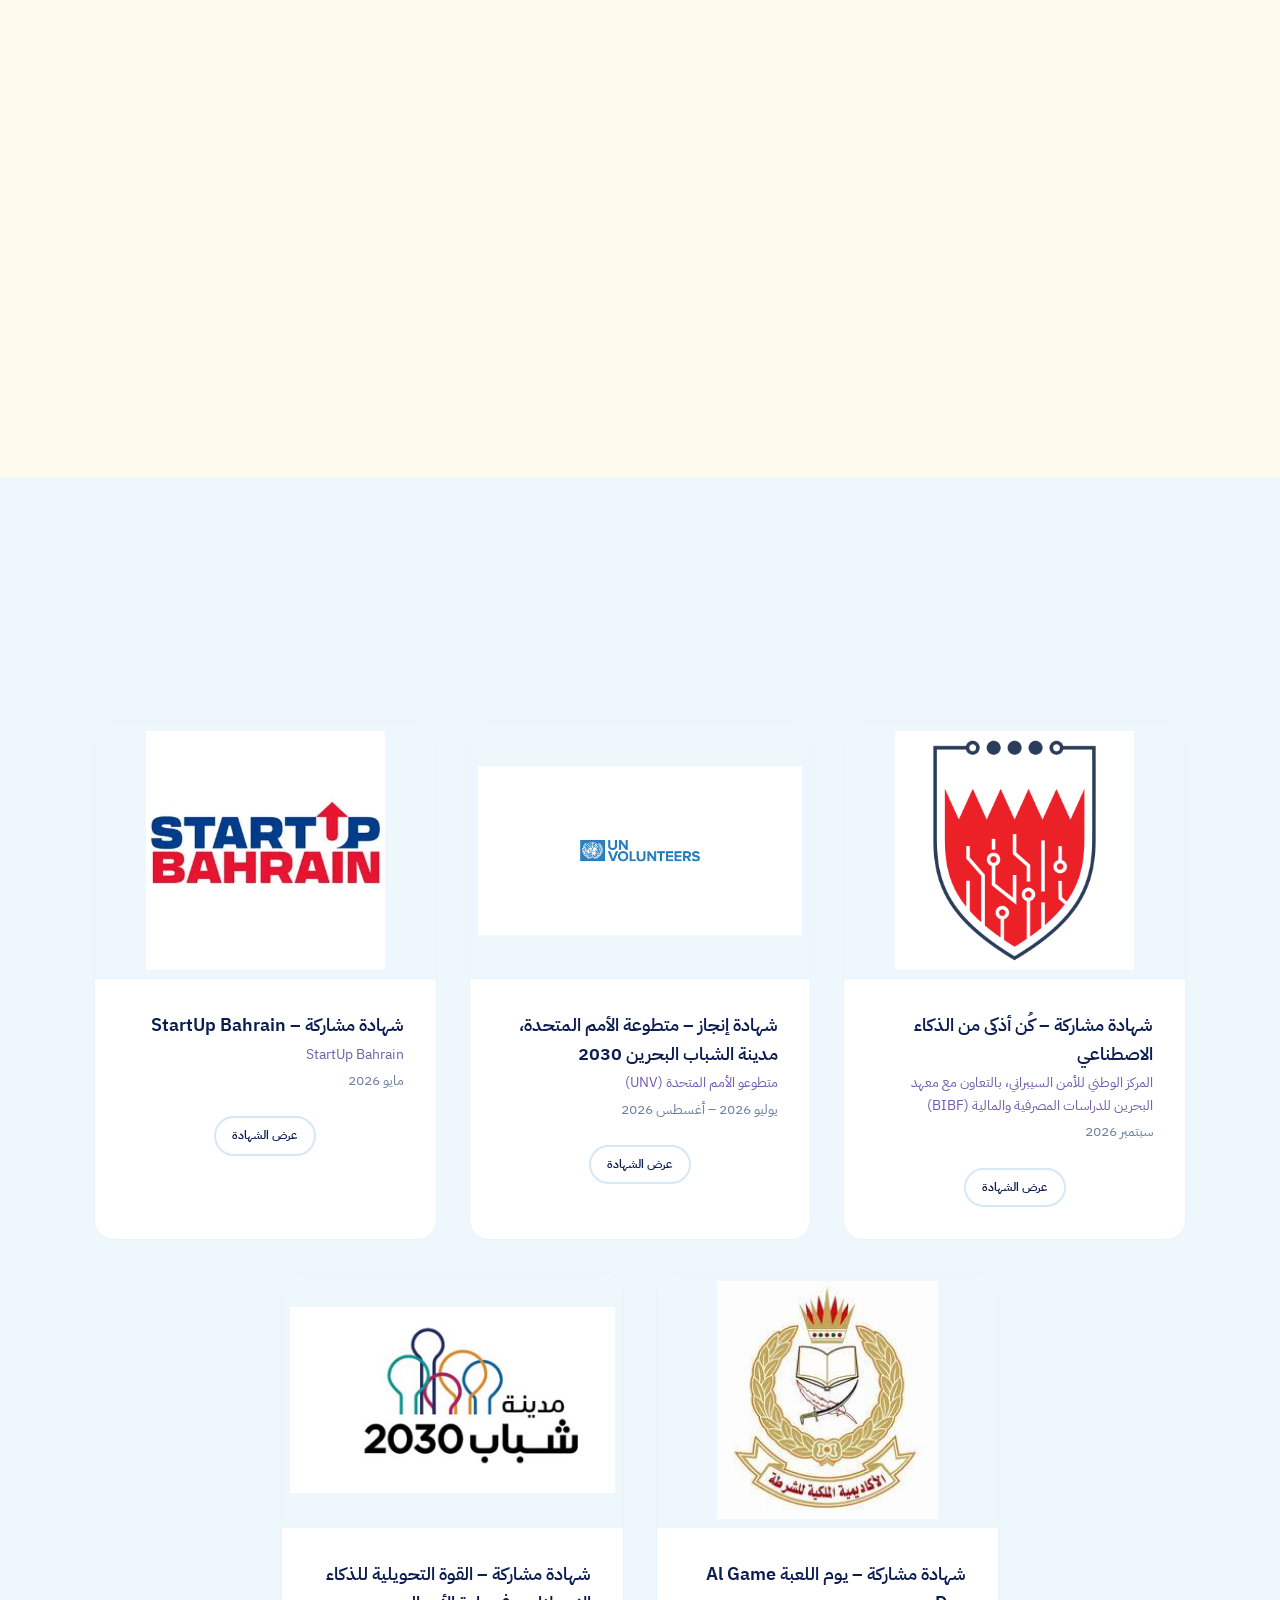
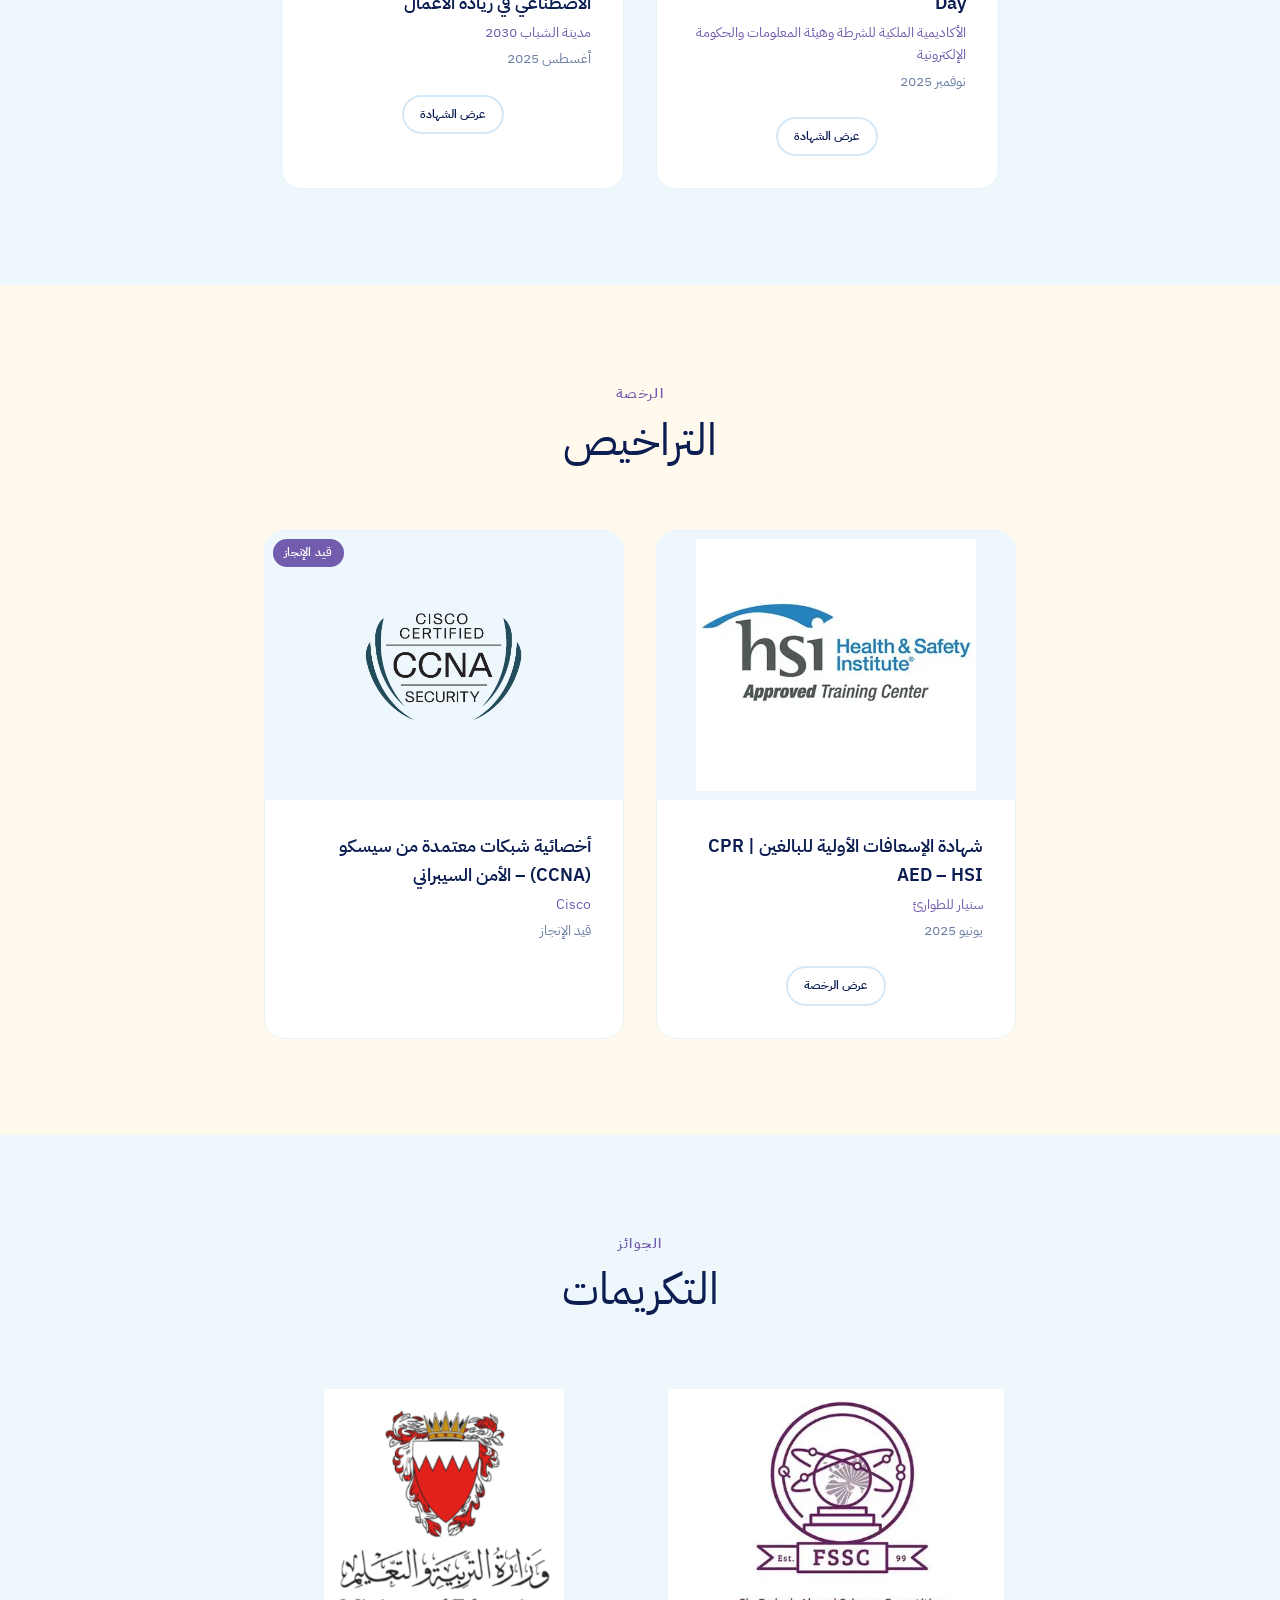
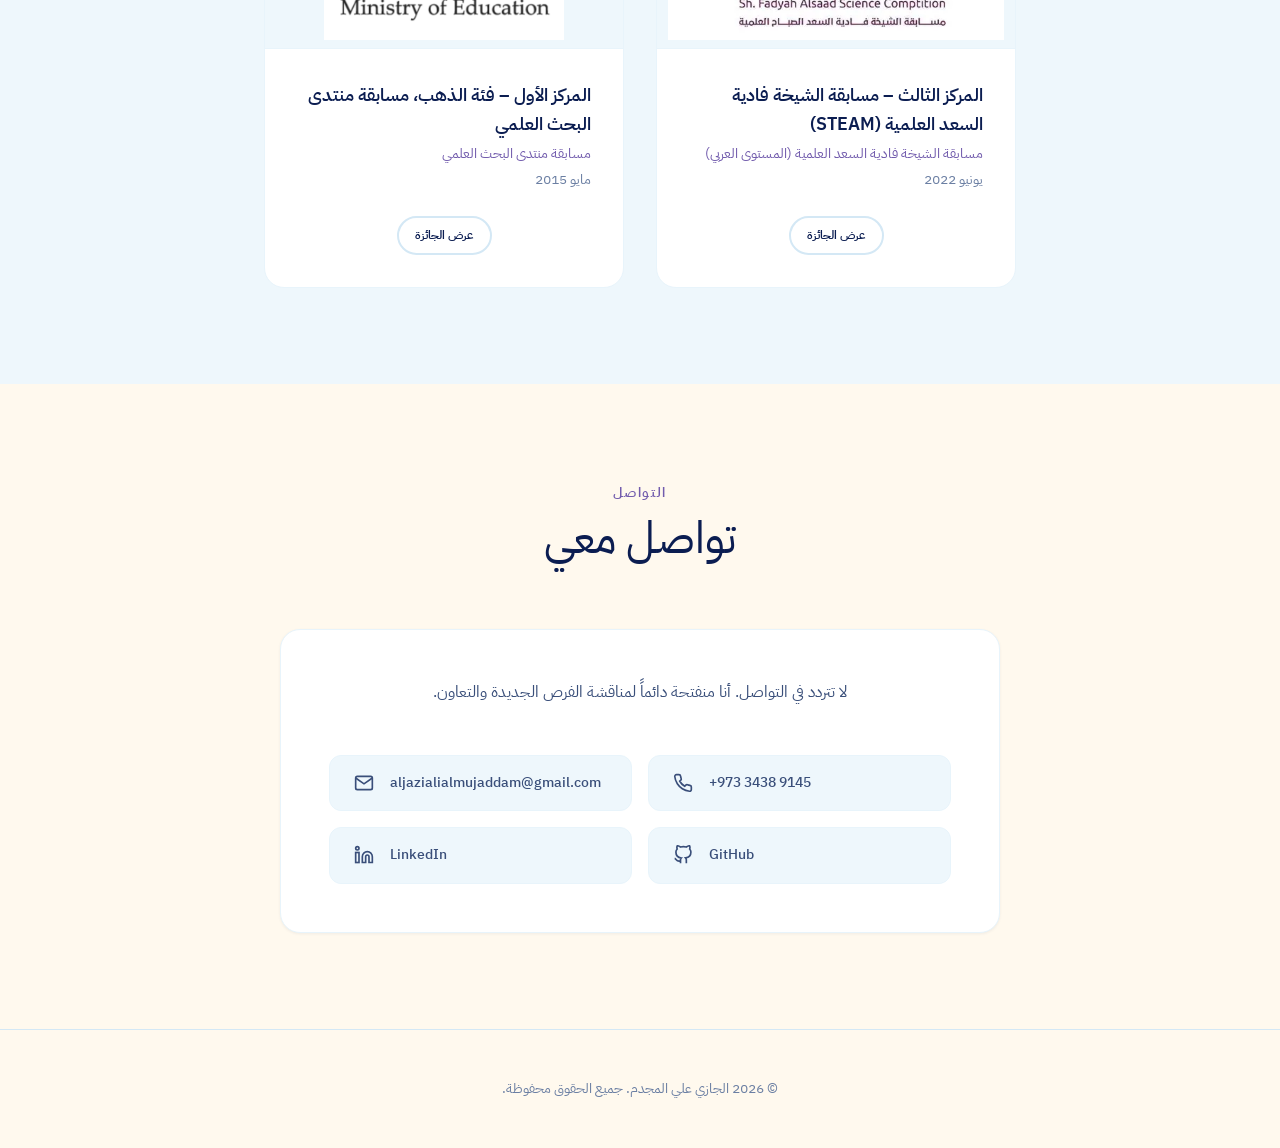
<file: index-ar.html>
<!DOCTYPE html>
<html lang="ar" dir="rtl">
  <head>
    <meta charset="UTF-8" />
    <meta name="viewport" content="width=device-width, initial-scale=1.0" />
    <meta
      name="description"
      content="محفظة مهنية — مشاريع وخبرات ووسائل تواصل."
    />
    <title>معرض أعمال الجازي المجدم</title>
    <link rel="icon" href="assets/favicon.png" type="image/png" sizes="32x32" />
    <link rel="icon" href="assets/favicon-16.png" type="image/png" sizes="16x16" />
    <link rel="apple-touch-icon" href="assets/apple-touch-icon.png" />
    <link rel="preconnect" href="https://fonts.googleapis.com" />
    <link rel="preconnect" href="https://fonts.gstatic.com" crossorigin />
    <link
      href="https://fonts.googleapis.com/css2?family=DM+Sans:ital,opsz,wght@0,9..40,300;0,9..40,400;0,9..40,500;0,9..40,600;0,9..40,700;1,9..40,400&family=IBM+Plex+Sans+Arabic:wght@300;400;500;600;700&family=Instrument+Serif:ital@0;1&display=swap"
      rel="stylesheet"
    />
    <link rel="stylesheet" href="css/styles.css?v=license2" />
  </head>
  <body>
    <a href="#home" class="skip-link" id="skip-link">انتقل إلى المحتوى</a>

    <header class="header" id="header">
      <nav class="nav container" aria-label="التنقل الرئيسي">
        <a href="#home" class="nav__logo" id="nav-logo" aria-label="الرئيسية">
          <img id="nav-logo-img" class="nav__logo-img" src="" alt="" width="40" height="40" />
          <span id="nav-logo-text">معرض أعمال الجازي المجدم</span>
        </a>

        <button
          class="nav__toggle"
          id="nav-toggle"
          aria-label="فتح قائمة التنقل"
          aria-expanded="false"
        >
          <span class="nav__toggle-bar"></span>
          <span class="nav__toggle-bar"></span>
          <span class="nav__toggle-bar"></span>
        </button>

        <ul class="nav__menu" id="nav-menu">
          <li><a href="#home" class="nav__link" id="nav-home">الرئيسية</a></li>
          <li><a href="#about" class="nav__link" id="nav-about">نبذة عني</a></li>
          <li><a href="#skills" class="nav__link" id="nav-skills">المهارات</a></li>
          <li><a href="#experience" class="nav__link" id="nav-experience">الخبرات</a></li>
          <li><a href="#projects" class="nav__link" id="nav-projects">المشاريع</a></li>
          <li><a href="#courses" class="nav__link" id="nav-courses">الدورات</a></li>
          <li><a href="#certificates" class="nav__link" id="nav-certificates">الشهادات</a></li>
          <li><a href="#license" class="nav__link" id="nav-license">الرخصة</a></li>
          <li><a href="#awards" class="nav__link" id="nav-awards">الجوائز</a></li>
          <li><a href="#contact" class="nav__link" id="nav-contact">التواصل</a></li>
          <li><a href="index.html" class="nav__link nav__link--lang" id="lang-switch" aria-label="التبديل إلى الإنجليزية">English</a></li>
        </ul>
      </nav>
    </header>

    <main>
      <section class="hero section" id="home">
        <div class="container hero__inner">
          <div class="hero__content fade-in">
            <p class="hero__greeting" id="hero-greeting">مرحباً، أنا</p>
            <h1 class="hero__name" id="hero-name"></h1>
            <p class="hero__title" id="hero-title"></p>
            <p class="hero__intro" id="hero-intro"></p>
            <div class="hero__stats" id="hero-stats" aria-label="أبرز معالم المحفظة"></div>
            <div class="hero__actions">
              <a href="#projects" class="btn btn--primary" id="btn-view-projects">عرض المشاريع</a>
              <a
                href="#"
                class="btn btn--secondary"
                id="btn-cv"
                target="_blank"
                rel="noopener noreferrer"
                >عرض السيرة الذاتية</a
              >
              <a href="#contact" class="btn btn--outline" id="btn-contact-me">تواصل معي</a>
            </div>
          </div>
          <div class="hero__image-wrapper fade-in">
            <div class="hero__image-frame">
              <img
                id="hero-image"
                src=""
                alt="الصورة الشخصية"
                class="hero__image"
                width="300"
                height="380"
              />
            </div>
          </div>
        </div>
        <div class="hero__scroll-hint" aria-hidden="true">
          <span id="scroll-hint">مرّر</span>
          <div class="hero__scroll-line"></div>
        </div>
      </section>

      <section class="section" id="about">
        <div class="container">
          <header class="section__header fade-in">
            <span class="section__label" id="about-label">نبذة عني</span>
            <h2 class="section__title" id="about-title">من أنا</h2>
          </header>
          <div class="about__grid">
            <div class="about__bio card fade-in">
              <h3 class="card__title" id="about-bio-title">السيرة الذاتية</h3>
              <div id="about-bio"></div>
            </div>
            <div class="about__education card fade-in">
              <h3 class="card__title" id="about-edu-title">التعليم</h3>
              <div id="about-education"></div>
            </div>
            <div class="about__interests card fade-in">
              <h3 class="card__title" id="about-interests-title">الاهتمامات المهنية</h3>
              <ul class="interest-list" id="about-interests"></ul>
            </div>
          </div>
        </div>
      </section>

      <section class="section section--alt" id="skills">
        <div class="container">
          <header class="section__header fade-in">
            <span class="section__label" id="skills-label">المهارات</span>
            <h2 class="section__title" id="skills-title">ما أتقنه</h2>
          </header>
          <div class="skills__grid" id="skills-container"></div>
        </div>
      </section>

      <section class="section" id="experience">
        <div class="container">
          <header class="section__header fade-in">
            <span class="section__label" id="experience-label">الخبرات</span>
            <h2 class="section__title" id="experience-title">مسيرتي</h2>
          </header>
          <div class="timeline" id="experience-container"></div>
        </div>
      </section>

      <section class="section section--alt" id="projects">
        <div class="container">
          <header class="section__header fade-in">
            <span class="section__label" id="projects-label">المشاريع</span>
            <h2 class="section__title" id="projects-title">أبرز الأعمال</h2>
            <p class="section__note" id="projects-note"></p>
          </header>
          <div class="projects__grid" id="projects-container"></div>
        </div>
      </section>

      <section class="section" id="courses">
        <div class="container">
          <header class="section__header fade-in">
            <span class="section__label" id="courses-label">الدورات</span>
            <h2 class="section__title" id="courses-title">التطوير المهني</h2>
          </header>
          <div class="courses__grid" id="courses-container"></div>
        </div>
      </section>

      <section class="section section--alt" id="certificates">
        <div class="container">
          <header class="section__header fade-in">
            <span class="section__label" id="certificates-label">الشهادات</span>
            <h2 class="section__title" id="certificates-title">الاعتمادات</h2>
          </header>
          <div class="certificates__grid" id="certificates-container"></div>
        </div>
      </section>

      <section class="section" id="license">
        <div class="container">
          <header class="section__header fade-in">
            <span class="section__label" id="licenses-label">الرخصة</span>
            <h2 class="section__title" id="licenses-title">التراخيص</h2>
          </header>
          <div class="licenses__grid" id="licenses-container"></div>
        </div>
      </section>

      <section class="section section--alt" id="awards">
        <div class="container">
          <header class="section__header fade-in">
            <span class="section__label" id="awards-label">الجوائز</span>
            <h2 class="section__title" id="awards-title">التكريمات</h2>
          </header>
          <div class="awards__grid" id="awards-container"></div>
        </div>
      </section>

      <section class="section" id="contact">
        <div class="container">
          <header class="section__header fade-in">
            <span class="section__label" id="contact-label">التواصل</span>
            <h2 class="section__title" id="contact-title">تواصل معي</h2>
          </header>
          <div class="contact__wrapper fade-in">
            <div class="contact__card card">
              <p class="contact__text" id="contact-text">
                لا تتردد في التواصل. أنا منفتحة دائماً لمناقشة الفرص الجديدة والتعاون.
              </p>
              <div class="contact__links" id="contact-links"></div>
            </div>
          </div>
        </div>
      </section>
    </main>

    <footer class="footer">
      <div class="container footer__inner">
        <p class="footer__text">
          &copy; <span id="footer-year"></span>
          <span id="footer-name"></span>. <span id="footer-rights">جميع الحقوق محفوظة.</span>
        </p>
      </div>
    </footer>

    <script src="js/data-ar.js?v=license2"></script>
    <script src="js/main.js?v=license2"></script>
  </body>
</html>
</file>
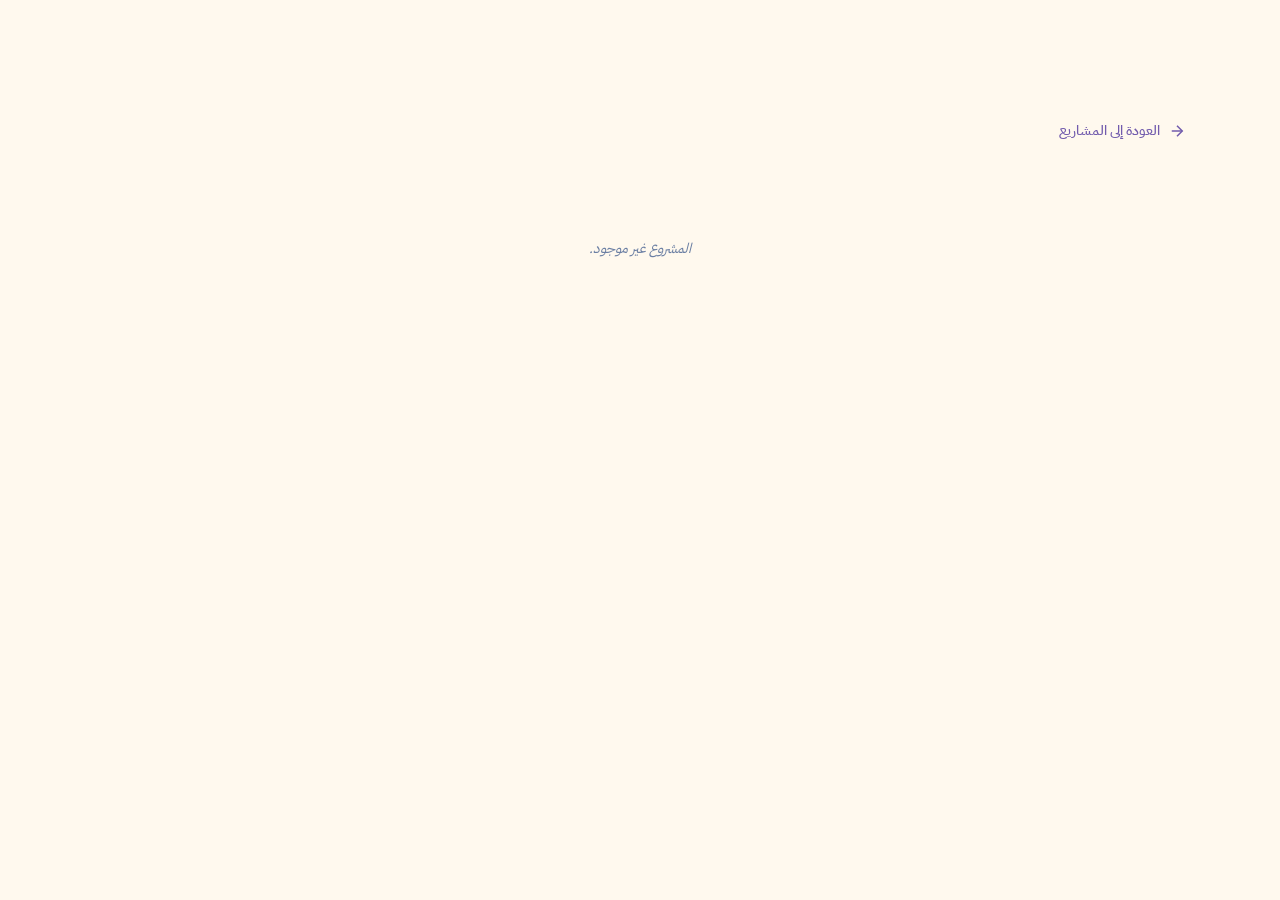
<file: project-ar.html>
<!DOCTYPE html>
<html lang="ar" dir="rtl">
  <head>
    <meta charset="UTF-8" />
    <meta name="viewport" content="width=device-width, initial-scale=1.0" />
    <meta name="description" content="?????? ???????" />
    <title>???????</title>
    <link rel="icon" href="assets/favicon.png" type="image/png" sizes="32x32" />
    <link rel="icon" href="assets/favicon-16.png" type="image/png" sizes="16x16" />
    <link rel="apple-touch-icon" href="assets/apple-touch-icon.png" />
    <link rel="preconnect" href="https://fonts.googleapis.com" />
    <link rel="preconnect" href="https://fonts.gstatic.com" crossorigin />
    <link
      href="https://fonts.googleapis.com/css2?family=DM+Sans:ital,opsz,wght@0,9..40,300;0,9..40,400;0,9..40,500;0,9..40,600;0,9..40,700;1,9..40,400&family=IBM+Plex+Sans+Arabic:wght@300;400;500;600;700&family=Instrument+Serif:ital@0;1&display=swap"
      rel="stylesheet"
    />
    <link rel="stylesheet" href="css/styles.css?v=ytlinks" />
  </head>
  <body>
    <main class="project-page">
      <div class="container">
        <a href="index-ar.html#projects" class="project-page__back" id="project-back">?????? ??? ????????</a>
        <div id="project-content"></div>
      </div>
    </main>

    <script src="js/data-ar.js?v=ytlinks"></script>
    <script src="js/project.js?v=ytlinks"></script>
  </body>
</html>
</file>
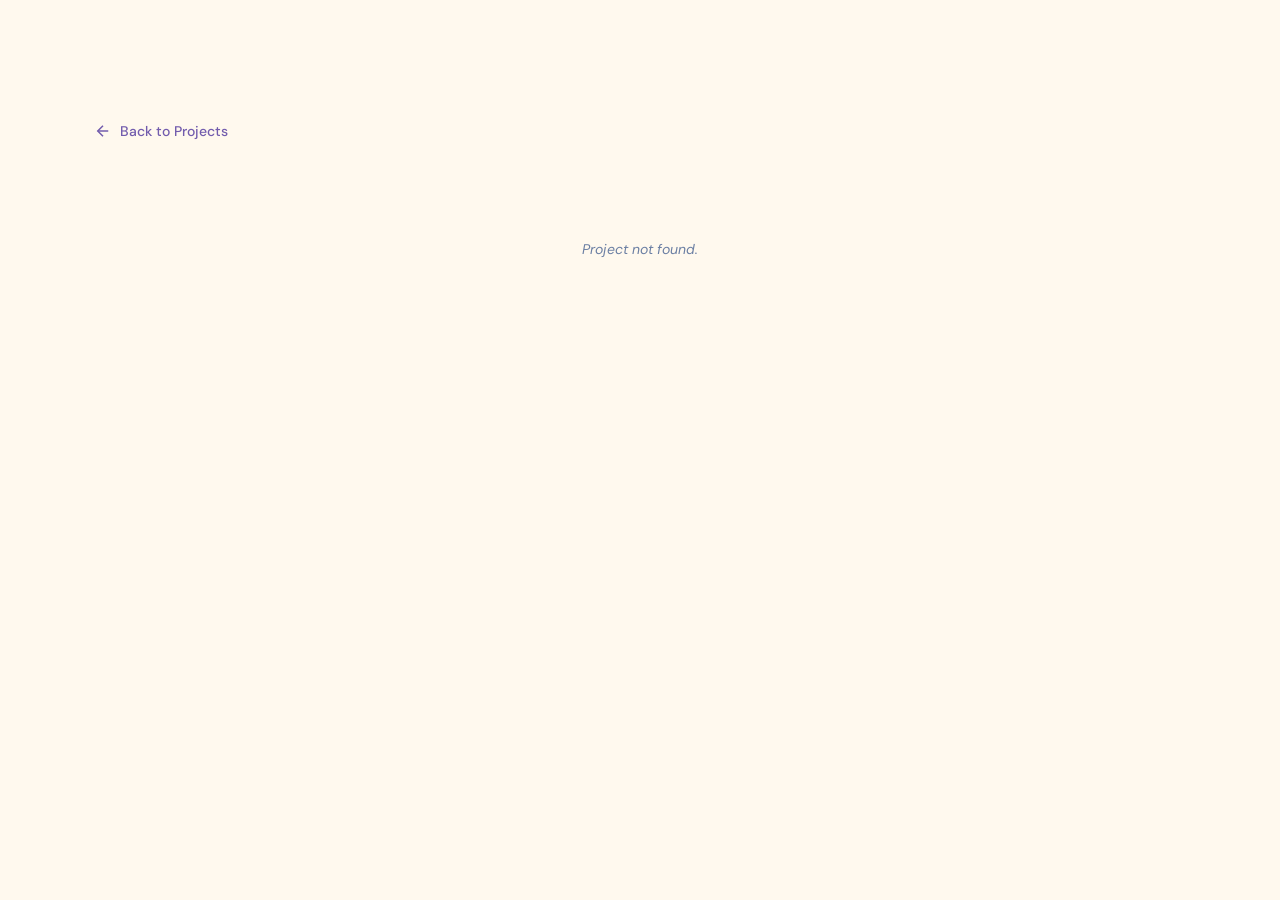
<file: project.html>
<!DOCTYPE html>
<html lang="en">
  <head>
    <meta charset="UTF-8" />
    <meta name="viewport" content="width=device-width, initial-scale=1.0" />
    <meta name="description" content="Project details" />
    <title>Project</title>
    <link rel="icon" href="assets/favicon.png" type="image/png" sizes="32x32" />
    <link rel="icon" href="assets/favicon-16.png" type="image/png" sizes="16x16" />
    <link rel="apple-touch-icon" href="assets/apple-touch-icon.png" />
    <link rel="preconnect" href="https://fonts.googleapis.com" />
    <link rel="preconnect" href="https://fonts.gstatic.com" crossorigin />
    <link
      href="https://fonts.googleapis.com/css2?family=DM+Sans:ital,opsz,wght@0,9..40,300;0,9..40,400;0,9..40,500;0,9..40,600;0,9..40,700;1,9..40,400&family=IBM+Plex+Sans+Arabic:wght@300;400;500;600;700&family=Instrument+Serif:ital@0;1&display=swap"
      rel="stylesheet"
    />
    <link rel="stylesheet" href="css/styles.css?v=ytlinks" />
  </head>
  <body>
    <main class="project-page">
      <div class="container">
        <a href="index.html#projects" class="project-page__back" id="project-back">Back to Projects</a>
        <div id="project-content"></div>
      </div>
    </main>

    <script src="js/data.js?v=ytlinks"></script>
    <script src="js/project.js?v=ytlinks"></script>
  </body>
</html>
</file>
<file: css/styles.css>
/* ==========================================================================
   Portfolio Stylesheet
   ========================================================================== */

/* ── CSS Custom Properties (Light Theme Default) ─────────────────────────── */
:root {
  /* Brand palette */
  --palette-navy: #0b1d51;
  --palette-purple: #725cad;
  --palette-sky: #8ccdeb;
  --palette-cream: #ffe3a9;

  /* Colors */
  --color-bg: #fff9ee;
  --color-bg-alt: #eef7fc;
  --color-surface: #ffffff;
  --color-surface-hover: #fff5e0;
  --color-border: #d4e8f5;
  --color-border-subtle: #e8f4fb;

  --color-text: var(--palette-navy);
  --color-text-muted: #3a4f7a;
  --color-text-subtle: #6b7fa3;

  --color-accent: var(--palette-purple);
  --color-accent-hover: #5f4a96;
  --color-accent-secondary: var(--palette-sky);
  --color-accent-soft: rgba(114, 92, 173, 0.12);
  --color-accent-glow: rgba(114, 92, 173, 0.28);

  --color-hero-gradient-start: var(--palette-cream);
  --color-hero-gradient-end: #d9f0fa;

  /* Typography */
  --font-sans: "DM Sans", system-ui, -apple-system, sans-serif;
  --font-serif: "Instrument Serif", Georgia, serif;

  --text-xs: 0.75rem;
  --text-sm: 0.875rem;
  --text-base: 1rem;
  --text-lg: 1.125rem;
  --text-xl: 1.25rem;
  --text-2xl: 1.5rem;
  --text-3xl: 2rem;
  --text-4xl: 2.75rem;
  --text-5xl: 3.5rem;

  /* Spacing */
  --space-xs: 0.25rem;
  --space-sm: 0.5rem;
  --space-md: 1rem;
  --space-lg: 1.5rem;
  --space-xl: 2rem;
  --space-2xl: 3rem;
  --space-3xl: 4rem;
  --space-4xl: 6rem;

  /* Layout */
  --container-max: 1140px;
  --header-height: 72px;
  --radius-sm: 8px;
  --radius-md: 12px;
  --radius-lg: 20px;
  --radius-full: 9999px;

  /* Shadows */
  --shadow-sm: 0 1px 3px rgba(11, 29, 81, 0.06);
  --shadow-md: 0 4px 16px rgba(11, 29, 81, 0.1);
  --shadow-lg: 0 12px 40px rgba(11, 29, 81, 0.12);
  --shadow-glow: 0 0 40px var(--color-accent-glow);

  /* Transitions */
  --transition-fast: 150ms ease;
  --transition-base: 250ms ease;
  --transition-slow: 400ms cubic-bezier(0.4, 0, 0.2, 1);
}

/* ── Reset & Base ──────────────────────────────────────────────────────────── */
*,
*::before,
*::after {
  box-sizing: border-box;
  margin: 0;
  padding: 0;
}

html {
  scroll-behavior: smooth;
  scroll-padding-top: var(--header-height);
}

body {
  font-family: var(--font-sans);
  font-size: var(--text-base);
  line-height: 1.6;
  color: var(--color-text);
  background-color: var(--color-bg);
  -webkit-font-smoothing: antialiased;
  transition: background-color var(--transition-base), color var(--transition-base);
  overflow-x: clip;
}

img {
  max-width: 100%;
  height: auto;
  display: block;
}

a {
  color: inherit;
  text-decoration: none;
}

ul {
  list-style: none;
}

button {
  font-family: inherit;
  cursor: pointer;
  border: none;
  background: none;
}

/* ── Utilities ─────────────────────────────────────────────────────────────── */
.container {
  width: 100%;
  max-width: var(--container-max);
  margin-inline: auto;
  padding-inline: var(--space-lg);
}

.skip-link {
  position: absolute;
  top: -100%;
  left: var(--space-md);
  z-index: 9999;
  padding: var(--space-sm) var(--space-md);
  background: var(--color-accent);
  color: white;
  border-radius: var(--radius-sm);
  font-weight: 500;
}

.skip-link:focus {
  top: var(--space-md);
}

/* ── Fade-in Animation ───────────────────────────────────────────────────────── */
.fade-in {
  opacity: 0;
  transform: translateY(24px);
  transition: opacity 0.7s ease, transform 0.7s ease;
}

.fade-in.visible {
  opacity: 1;
  transform: translateY(0);
}

/* ── Header & Navigation ───────────────────────────────────────────────────── */
.header {
  position: fixed;
  top: 0;
  left: 0;
  right: 0;
  z-index: 1000;
  height: var(--header-height);
  background: color-mix(in srgb, var(--color-bg) 85%, transparent);
  backdrop-filter: blur(12px);
  -webkit-backdrop-filter: blur(12px);
  border-bottom: 1px solid transparent;
  transition: border-color var(--transition-base), box-shadow var(--transition-base);
}

.header.scrolled {
  border-bottom-color: var(--color-border);
  box-shadow: var(--shadow-sm);
}

.nav {
  display: flex;
  align-items: center;
  justify-content: space-between;
  height: 100%;
  gap: var(--space-lg);
}

.nav__logo {
  display: inline-flex;
  align-items: center;
  gap: var(--space-sm);
  font-family: var(--font-serif);
  font-size: var(--text-xl);
  font-weight: 400;
  letter-spacing: -0.02em;
  flex-shrink: 0;
  white-space: nowrap;
}

.nav__logo-img {
  width: 40px;
  height: 40px;
  object-fit: contain;
  border-radius: var(--radius-sm);
  flex-shrink: 0;
}

.nav__menu {
  display: flex;
  align-items: center;
  gap: var(--space-xs);
}

.nav__link {
  padding: var(--space-sm) 0.7rem;
  font-size: var(--text-sm);
  font-weight: 500;
  color: var(--color-text-muted);
  border-radius: var(--radius-sm);
  white-space: nowrap;
  transition: color var(--transition-fast), background-color var(--transition-fast);
}

.nav__link:hover,
.nav__link.active {
  color: var(--color-text);
  background-color: var(--color-accent-soft);
}

.nav__link--lang {
  font-weight: 600;
  color: var(--color-accent);
  border: 1px solid var(--color-border);
}

.nav__link--lang:hover {
  border-color: var(--color-accent);
  background-color: var(--color-accent-soft);
}

.nav__toggle {
  display: none;
  flex-direction: column;
  gap: 5px;
  padding: var(--space-sm);
}

.nav__toggle-bar {
  display: block;
  width: 22px;
  height: 2px;
  background: var(--color-text);
  border-radius: 2px;
  transition: transform var(--transition-base), opacity var(--transition-base);
}

.nav__toggle[aria-expanded="true"] .nav__toggle-bar:nth-child(1) {
  transform: translateY(7px) rotate(45deg);
}

.nav__toggle[aria-expanded="true"] .nav__toggle-bar:nth-child(2) {
  opacity: 0;
}

.nav__toggle[aria-expanded="true"] .nav__toggle-bar:nth-child(3) {
  transform: translateY(-7px) rotate(-45deg);
}

/* ── Buttons ─────────────────────────────────────────────────────────────────── */
.btn {
  display: inline-flex;
  align-items: center;
  justify-content: center;
  gap: var(--space-sm);
  padding: 0.75rem 1.5rem;
  font-size: var(--text-sm);
  font-weight: 600;
  border-radius: var(--radius-full);
  border: 2px solid transparent;
  transition: all var(--transition-base);
  white-space: nowrap;
}

.btn--primary {
  background: var(--color-accent);
  color: white;
  box-shadow: 0 2px 12px var(--color-accent-glow);
}

.btn--primary:hover {
  background: var(--color-accent-hover);
  transform: translateY(-2px);
  box-shadow: var(--shadow-glow);
}

.btn--secondary {
  background: var(--color-surface);
  color: var(--color-text);
  border-color: var(--color-border);
}

.btn--secondary:hover {
  border-color: var(--color-accent);
  color: var(--color-accent);
  transform: translateY(-2px);
}

.btn--outline {
  background: transparent;
  color: var(--color-text);
  border-color: var(--color-border);
}

.btn--outline:hover {
  border-color: var(--color-accent);
  color: var(--color-accent);
  transform: translateY(-2px);
}

.btn--small {
  padding: 0.5rem 1rem;
  font-size: var(--text-xs);
}

.btn--full {
  width: 100%;
}

/* ── Sections ────────────────────────────────────────────────────────────────── */
.section {
  padding-block: var(--space-4xl);
}

.section--alt {
  background-color: var(--color-bg-alt);
}

.section__header {
  text-align: center;
  margin-bottom: var(--space-3xl);
}

.section__label {
  display: inline-block;
  font-size: var(--text-sm);
  font-weight: 600;
  text-transform: uppercase;
  letter-spacing: 0.1em;
  color: var(--color-accent);
  margin-bottom: var(--space-sm);
}

.section__title {
  font-family: var(--font-serif);
  font-size: var(--text-4xl);
  font-weight: 400;
  letter-spacing: -0.02em;
  line-height: 1.2;
}

.section__note {
  max-width: 640px;
  margin: var(--space-lg) auto 0;
  font-size: var(--text-base);
  color: var(--color-text-muted);
  line-height: 1.7;
}

.section__note a {
  color: var(--color-accent);
  font-weight: 500;
  text-decoration: underline;
  text-underline-offset: 3px;
  transition: color var(--transition-fast);
}

.section__note a:hover {
  color: var(--color-accent-hover);
}

/* ── Hero ────────────────────────────────────────────────────────────────────── */
.hero {
  min-height: 100vh;
  display: flex;
  flex-direction: column;
  justify-content: center;
  position: relative;
  padding-top: var(--header-height);
  background: linear-gradient(
    160deg,
    var(--color-hero-gradient-start) 0%,
    var(--color-hero-gradient-end) 100%
  );
}

.hero__inner {
  display: grid;
  grid-template-columns: 1fr 1fr;
  align-items: center;
  gap: var(--space-3xl);
  padding-block: var(--space-3xl);
}

.hero__greeting {
  font-size: var(--text-lg);
  color: var(--color-text-muted);
  margin-bottom: var(--space-sm);
}

.hero__name {
  font-family: var(--font-serif);
  font-size: var(--text-5xl);
  font-weight: 400;
  letter-spacing: -0.03em;
  line-height: 1.1;
  margin-bottom: var(--space-md);
}

.hero__title {
  font-size: var(--text-xl);
  font-weight: 500;
  color: var(--color-accent);
  margin-bottom: var(--space-lg);
}

.hero__intro {
  font-size: var(--text-lg);
  color: var(--color-text-muted);
  max-width: 520px;
  margin-bottom: var(--space-xl);
  line-height: 1.7;
}

.hero__stats {
  display: grid;
  grid-template-columns: repeat(5, minmax(0, 1fr));
  gap: var(--space-sm);
  margin-bottom: var(--space-2xl);
  max-width: 100%;
}

.hero-stat {
  min-width: 0;
  padding: var(--space-md) 0.4rem;
  background: rgba(255, 255, 255, 0.72);
  border: 2px solid var(--palette-sky);
  border-radius: var(--radius-md);
  text-align: left;
  transition: transform var(--transition-base), box-shadow var(--transition-base);
}

.hero-stat:hover {
  transform: translateY(-2px);
  box-shadow: var(--shadow-sm);
}

.hero-stat__value {
  font-size: var(--text-3xl);
  font-weight: 700;
  line-height: 1;
  color: var(--palette-purple);
  margin-bottom: var(--space-xs);
}

.hero-stat__label {
  font-size: var(--text-xs);
  font-weight: 500;
  color: var(--color-text-muted);
  line-height: 1.4;
}

.hero__actions {
  display: flex;
  flex-wrap: wrap;
  gap: var(--space-md);
}

.hero__image-wrapper {
  display: flex;
  justify-content: center;
}

.hero__image-frame {
  position: relative;
  width: 300px;
  height: 380px;
  border-radius: 32px;
  overflow: hidden;
  background: #ffffff;
  border: 6px solid var(--palette-sky);
  box-shadow: var(--shadow-lg);
  flex-shrink: 0;
}

.hero__image {
  display: block;
  width: 100%;
  height: 100%;
  object-fit: cover;
  object-position: center top;
}

.hero__scroll-hint {
  position: absolute;
  bottom: var(--space-2xl);
  left: 50%;
  transform: translateX(-50%);
  display: flex;
  flex-direction: column;
  align-items: center;
  gap: var(--space-sm);
  color: var(--color-text-subtle);
  font-size: var(--text-xs);
  letter-spacing: 0.15em;
  text-transform: uppercase;
}

.hero__scroll-line {
  width: 1px;
  height: 40px;
  background: linear-gradient(to bottom, var(--palette-purple), var(--palette-sky), transparent);
  animation: scrollPulse 2s ease-in-out infinite;
}

@keyframes scrollPulse {
  0%, 100% { opacity: 0.3; transform: scaleY(0.6); }
  50% { opacity: 1; transform: scaleY(1); }
}

/* ── Cards ───────────────────────────────────────────────────────────────────── */
.card {
  background: var(--color-surface);
  border: 1px solid var(--color-border-subtle);
  border-radius: var(--radius-lg);
  padding: var(--space-xl);
  box-shadow: var(--shadow-sm);
  transition: box-shadow var(--transition-base), transform var(--transition-base);
}

.card:hover {
  box-shadow: var(--shadow-md);
}

.card__title {
  font-size: var(--text-lg);
  font-weight: 600;
  margin-bottom: var(--space-md);
  color: var(--color-text);
}

/* ── About ───────────────────────────────────────────────────────────────────── */
.about__grid {
  display: grid;
  grid-template-columns: repeat(2, 1fr);
  gap: var(--space-xl);
}

.about__interests {
  grid-column: 1 / -1;
}

.about__text {
  color: var(--color-text-muted);
  line-height: 1.8;
}

.education-item {
  padding-bottom: var(--space-lg);
  margin-bottom: var(--space-lg);
  border-bottom: 1px solid var(--color-border-subtle);
}

.education-item:last-child {
  padding-bottom: 0;
  margin-bottom: 0;
  border-bottom: none;
}

.education-item__degree {
  font-weight: 600;
  margin-bottom: var(--space-xs);
}

.education-item__institution {
  color: var(--color-accent);
  font-size: var(--text-sm);
  margin-bottom: var(--space-xs);
}

.education-item__period {
  font-size: var(--text-sm);
  color: var(--color-text-subtle);
  margin-bottom: var(--space-sm);
}

.education-item__details {
  font-size: var(--text-sm);
  color: var(--color-text-muted);
}

.education-item__link {
  display: inline-flex;
  margin-top: var(--space-md);
}

.interest-list {
  display: flex;
  flex-wrap: wrap;
  gap: var(--space-sm);
}

.interest-list li {
  padding: var(--space-sm) var(--space-md);
  background: var(--color-accent-soft);
  color: var(--color-accent);
  border-radius: var(--radius-full);
  font-size: var(--text-sm);
  font-weight: 500;
}

/* ── Skills ──────────────────────────────────────────────────────────────────── */
.skills__grid {
  display: grid;
  grid-template-columns: repeat(2, 1fr);
  gap: var(--space-xl);
  max-width: 920px;
  margin-inline: auto;
}

.skill-category {
  background: var(--color-surface);
  border: 1px solid var(--color-border-subtle);
  border-radius: var(--radius-lg);
  padding: var(--space-lg) var(--space-xl);
  transition: transform var(--transition-base), box-shadow var(--transition-base);
}

.skill-category:hover {
  transform: translateY(-4px);
  box-shadow: var(--shadow-md);
}

.skill-category__title {
  font-size: var(--text-base);
  font-weight: 600;
  margin-bottom: var(--space-md);
  padding-bottom: var(--space-sm);
  border-bottom: 2px solid var(--color-accent-soft);
}

.skill-category__badges {
  display: flex;
  flex-wrap: wrap;
  gap: var(--space-sm);
}

.skill-badge {
  padding: 0.4rem 0.9rem;
  background: var(--color-bg-alt);
  border: 1px solid var(--color-border);
  border-radius: var(--radius-full);
  font-size: var(--text-sm);
  font-weight: 500;
  color: var(--color-text-muted);
  transition: all var(--transition-fast);
}

.skill-badge:hover {
  border-color: var(--color-accent);
  color: var(--color-accent);
  background: var(--color-accent-soft);
}

.skill-category__empty {
  font-size: var(--text-sm);
  color: var(--color-text-subtle);
  font-style: italic;
}

/* ── Courses ───────────────────────────────────────────────────────────────── */
.courses__grid {
  display: flex;
  flex-wrap: wrap;
  justify-content: center;
  gap: var(--space-xl);
}

.courses__grid .course-card {
  width: calc((100% - 2 * var(--space-xl)) / 3);
}

.course-card {
  background: var(--color-surface);
  border: 1px solid var(--color-border-subtle);
  border-radius: var(--radius-lg);
  padding: var(--space-xl);
  transition: transform var(--transition-base), box-shadow var(--transition-base);
}

.course-card:hover {
  transform: translateY(-4px);
  box-shadow: var(--shadow-md);
}

.course-card__title {
  font-size: var(--text-lg);
  font-weight: 600;
  margin-bottom: var(--space-sm);
}

.course-card__provider {
  font-size: var(--text-sm);
  color: var(--color-accent);
  margin-bottom: var(--space-lg);
}

/* ── Projects ────────────────────────────────────────────────────────────────── */
.projects__grid {
  display: flex;
  flex-wrap: wrap;
  justify-content: center;
  gap: var(--space-xl);
}

.projects__grid .project-card {
  width: calc((100% - 2 * var(--space-xl)) / 3);
}

.project-card {
  background: var(--color-surface);
  border: 1px solid var(--color-border-subtle);
  border-radius: var(--radius-lg);
  overflow: hidden;
  display: flex;
  flex-direction: column;
  transition: transform var(--transition-base), box-shadow var(--transition-base);
}

.project-card:hover {
  transform: translateY(-6px);
  box-shadow: var(--shadow-lg);
}

.project-card__thumb {
  aspect-ratio: 16 / 9;
  overflow: hidden;
  background: var(--color-bg-alt);
}

.project-card__thumb img {
  width: 100%;
  height: 100%;
  object-fit: cover;
  transition: transform var(--transition-slow);
}

.project-card:hover .project-card__thumb img {
  transform: scale(1.05);
}

.project-card__body {
  padding: var(--space-xl);
  display: flex;
  flex-direction: column;
  flex: 1;
}

.project-card__title {
  font-size: var(--text-xl);
  font-weight: 600;
  margin-bottom: var(--space-sm);
}

.project-card__desc {
  font-size: var(--text-sm);
  color: var(--color-text-muted);
  margin-bottom: var(--space-lg);
  flex: 1;
  line-height: 1.7;
}

.project-card__tech {
  display: flex;
  flex-wrap: wrap;
  gap: var(--space-xs);
  margin-bottom: var(--space-lg);
}

.project-card__tech span {
  font-size: var(--text-xs);
  padding: 0.2rem 0.6rem;
  background: var(--color-accent-soft);
  color: var(--color-accent);
  border-radius: var(--radius-full);
  font-weight: 500;
}

/* ── Certificates & Awards ───────────────────────────────────────────────────── */
.certificates__grid {
  display: flex;
  flex-wrap: wrap;
  justify-content: center;
  gap: var(--space-xl);
}

.certificates__grid .certificate-card {
  width: calc((100% - 2 * var(--space-xl)) / 3);
}

.awards__grid,
.licenses__grid {
  display: flex;
  flex-wrap: wrap;
  justify-content: center;
  gap: var(--space-xl);
}

.awards__grid .certificate-card,
.licenses__grid .certificate-card {
  width: min(100%, 360px);
}

.certificate-card {
  background: var(--color-surface);
  border: 1px solid var(--color-border-subtle);
  border-radius: var(--radius-lg);
  overflow: hidden;
  transition: transform var(--transition-base), box-shadow var(--transition-base);
}

.certificate-card:hover {
  transform: translateY(-4px);
  box-shadow: var(--shadow-md);
}

.certificate-card__image {
  position: relative;
  aspect-ratio: 4 / 3;
  overflow: hidden;
  display: flex;
  align-items: center;
  justify-content: center;
  padding: var(--space-sm);
  background: var(--color-bg-alt);
  border-bottom: 1px solid var(--color-border-subtle);
}

.certificate-card__badge {
  position: absolute;
  top: var(--space-sm);
  inset-inline-end: var(--space-sm);
  padding: 0.25rem 0.7rem;
  background: var(--color-accent);
  color: var(--color-surface);
  border-radius: var(--radius-full);
  font-size: var(--text-xs);
  font-weight: 600;
  letter-spacing: 0.02em;
}

.certificate-card__image img {
  width: 100%;
  height: 100%;
  object-fit: contain;
  object-position: center;
}

.certificate-card__body {
  padding: var(--space-xl);
  display: flex;
  flex-direction: column;
}

.certificate-card__body .btn {
  align-self: center;
}

.certificate-card__title {
  font-size: var(--text-lg);
  font-weight: 600;
  margin-bottom: var(--space-xs);
}

.certificate-card__org {
  font-size: var(--text-sm);
  color: var(--color-accent);
  margin-bottom: var(--space-xs);
}

.certificate-card__date {
  font-size: var(--text-sm);
  color: var(--color-text-subtle);
  margin-bottom: var(--space-lg);
}

/* ── Timeline / Experience ───────────────────────────────────────────────────── */
.timeline {
  position: relative;
  max-width: 760px;
  margin-inline: auto;
  padding-left: var(--space-2xl);
}

.timeline::before {
  content: "";
  position: absolute;
  left: 7px;
  top: 8px;
  bottom: 8px;
  width: 2px;
  background: linear-gradient(
    to bottom,
    var(--palette-purple),
    var(--palette-sky),
    var(--color-border)
  );
}

.timeline-item {
  position: relative;
  padding-bottom: var(--space-2xl);
}

.timeline-item:last-child {
  padding-bottom: 0;
}

.timeline-item::before {
  content: "";
  position: absolute;
  left: calc(-1 * var(--space-2xl) + 2px);
  top: 8px;
  width: 12px;
  height: 12px;
  border-radius: 50%;
  background: var(--palette-purple);
  border: 2px solid var(--color-bg);
  box-shadow: 0 0 0 3px rgba(140, 205, 235, 0.35);
}

.timeline-item__type {
  display: inline-block;
  font-size: var(--text-xs);
  font-weight: 600;
  text-transform: uppercase;
  letter-spacing: 0.08em;
  color: var(--color-accent);
  margin-bottom: var(--space-xs);
}

.timeline-item__title {
  font-size: var(--text-lg);
  font-weight: 600;
  margin-bottom: var(--space-xs);
}

.timeline-item__org {
  font-size: var(--text-sm);
  color: var(--color-text-muted);
  margin-bottom: var(--space-xs);
}

.timeline-item__period {
  font-size: var(--text-sm);
  color: var(--color-text-subtle);
  margin-bottom: var(--space-sm);
}

.timeline-item__desc {
  font-size: var(--text-sm);
  color: var(--color-text-muted);
  line-height: 1.7;
  margin-bottom: var(--space-md);
}

.timeline-item__actions {
  display: flex;
  flex-wrap: wrap;
  gap: var(--space-sm);
}

.timeline-item__link {
  display: inline-flex;
}

/* ── Contact ───────────────────────────────────────────────────────────────────── */
.contact__wrapper {
  max-width: 720px;
  margin-inline: auto;
  width: 100%;
  min-width: 0;
}

.contact__card {
  padding: var(--space-2xl);
  text-align: center;
  width: 100%;
  min-width: 0;
  overflow: hidden;
}

.contact__text {
  color: var(--color-text-muted);
  margin-bottom: var(--space-2xl);
  line-height: 1.8;
  max-width: 520px;
  margin-inline: auto;
}

.contact__links {
  display: grid;
  grid-template-columns: repeat(2, 1fr);
  gap: var(--space-md);
  direction: ltr;
  text-align: left;
  width: 100%;
  min-width: 0;
}

.contact__link {
  display: flex;
  align-items: center;
  gap: var(--space-md);
  direction: ltr;
  min-width: 0;
  width: 100%;
  padding: var(--space-md) var(--space-lg);
  background: var(--color-bg-alt);
  border: 1px solid var(--color-border-subtle);
  border-radius: var(--radius-md);
  font-size: var(--text-sm);
  font-weight: 500;
  color: var(--color-text-muted);
  transition: all var(--transition-base);
}

.contact__link span {
  min-width: 0;
  overflow-wrap: anywhere;
  word-break: break-word;
}

.contact__link:hover {
  border-color: var(--color-accent);
  color: var(--color-accent);
  transform: translateY(-2px);
  box-shadow: var(--shadow-sm);
}

.contact__link svg {
  width: 20px;
  height: 20px;
  flex-shrink: 0;
}

/* Form */
.form__group {
  margin-bottom: var(--space-lg);
}

.form__label {
  display: block;
  font-size: var(--text-sm);
  font-weight: 500;
  margin-bottom: var(--space-sm);
  color: var(--color-text-muted);
}

.form__input {
  width: 100%;
  padding: 0.75rem 1rem;
  font-family: inherit;
  font-size: var(--text-base);
  color: var(--color-text);
  background: var(--color-bg);
  border: 1px solid var(--color-border);
  border-radius: var(--radius-md);
  transition: border-color var(--transition-fast), box-shadow var(--transition-fast);
}

.form__input:focus {
  outline: none;
  border-color: var(--color-accent);
  box-shadow: 0 0 0 3px var(--color-accent-soft);
}

.form__textarea {
  resize: vertical;
  min-height: 120px;
}

.form__status {
  margin-top: var(--space-md);
  font-size: var(--text-sm);
  text-align: center;
  min-height: 1.4em;
}

.form__status.success {
  color: #2d8a4e;
}

.form__status.error {
  color: #c0392b;
}

/* ── Modal ─────────────────────────────────────────────────────────────────────── */
.modal {
  position: fixed;
  inset: 0;
  z-index: 2000;
  display: flex;
  align-items: center;
  justify-content: center;
  padding: var(--space-lg);
}

.modal[hidden] {
  display: none;
}

.modal__backdrop {
  position: absolute;
  inset: 0;
  background: rgba(0, 0, 0, 0.6);
  backdrop-filter: blur(4px);
  opacity: 0;
  transition: opacity var(--transition-base);
}

.modal.is-open .modal__backdrop {
  opacity: 1;
}

.modal__dialog {
  position: relative;
  width: 100%;
  max-width: 800px;
  max-height: 90vh;
  background: var(--color-surface);
  border-radius: var(--radius-lg);
  box-shadow: var(--shadow-lg);
  overflow: hidden;
  display: flex;
  flex-direction: column;
  transform: translateY(20px) scale(0.97);
  opacity: 0;
  transition: transform var(--transition-slow), opacity var(--transition-slow);
}

.modal.is-open .modal__dialog {
  transform: translateY(0) scale(1);
  opacity: 1;
}

.modal__close {
  position: absolute;
  top: var(--space-md);
  right: var(--space-md);
  z-index: 10;
  width: 40px;
  height: 40px;
  display: flex;
  align-items: center;
  justify-content: center;
  border-radius: var(--radius-sm);
  color: var(--color-text-muted);
  background: var(--color-bg);
  transition: all var(--transition-fast);
}

.modal__close:hover {
  color: var(--color-text);
  background: var(--color-accent-soft);
}

.modal__close svg {
  width: 20px;
  height: 20px;
}

.modal__content {
  overflow-y: auto;
  padding: var(--space-2xl);
}

.modal__header {
  margin-bottom: var(--space-2xl);
  padding-right: var(--space-3xl);
}

.modal__title {
  font-family: var(--font-serif);
  font-size: var(--text-3xl);
  font-weight: 400;
  margin-bottom: var(--space-md);
}

.modal__tech {
  display: flex;
  flex-wrap: wrap;
  gap: var(--space-xs);
}

.modal__tech span {
  font-size: var(--text-xs);
  padding: 0.25rem 0.7rem;
  background: var(--color-accent-soft);
  color: var(--color-accent);
  border-radius: var(--radius-full);
  font-weight: 500;
}

.modal__section {
  margin-bottom: var(--space-xl);
}

.modal__section-title {
  font-size: var(--text-base);
  font-weight: 600;
  margin-bottom: var(--space-sm);
  color: var(--color-text);
}

.modal__section p,
.modal__section li {
  font-size: var(--text-sm);
  color: var(--color-text-muted);
  line-height: 1.8;
}

.modal__features {
  padding-left: var(--space-lg);
  list-style: disc;
}

.modal__features li {
  margin-bottom: var(--space-xs);
}

/* Resource Cards */
.modal__resources {
  margin-top: var(--space-2xl);
  padding-top: var(--space-2xl);
  border-top: 1px solid var(--color-border-subtle);
}

.modal__resources-title {
  font-size: var(--text-lg);
  font-weight: 600;
  margin-bottom: var(--space-md);
}

/* ── Project Page ──────────────────────────────────────────────────────────────── */
.project-page {
  padding-top: calc(var(--header-height) + var(--space-2xl));
  padding-bottom: var(--space-3xl);
  min-height: 70vh;
}

.project-page__back {
  display: inline-flex;
  align-items: center;
  gap: var(--space-sm);
  margin-bottom: var(--space-xl);
  font-size: var(--text-sm);
  font-weight: 500;
  color: var(--color-accent);
  transition: color var(--transition-fast);
}

.project-page__back svg {
  width: 18px;
  height: 18px;
}

.project-page__back:hover {
  color: var(--color-text);
}

.project-detail {
  padding: var(--space-2xl);
  max-width: 900px;
  margin: 0 auto;
}

.project-detail__thumb {
  margin-bottom: var(--space-xl);
  border-radius: var(--radius-md);
  overflow: hidden;
  background: var(--color-bg);
  border: 1px solid var(--color-border);
}

.project-detail__thumb img {
  width: 100%;
  max-height: 320px;
  object-fit: contain;
  display: block;
}

.project-detail .modal__header {
  padding-right: 0;
}

.project-detail .modal__section-title {
  font-size: var(--text-lg);
}

.project-demo {
  margin-top: var(--space-xl);
}

.project-demo__video,
.project-demo__frame {
  width: 100%;
  display: block;
  border-radius: var(--radius-md);
  border: 1px solid var(--color-border);
  background: #111;
  aspect-ratio: 16 / 9;
}

.project-demo__frame {
  position: relative;
  overflow: hidden;
}

.project-demo__frame iframe {
  position: absolute;
  inset: 0;
  width: 100%;
  height: 100%;
  border: 0;
}

.project-demo__error {
  margin: 0;
  padding: var(--space-lg);
  border: 1px dashed var(--color-border);
  border-radius: var(--radius-md);
  color: var(--color-text-subtle);
  text-align: center;
}

.resources__grid {
  display: grid;
  grid-template-columns: repeat(2, 1fr);
  gap: var(--space-md);
}

.resource-card {
  display: flex;
  flex-direction: column;
  align-items: center;
  text-align: center;
  padding: var(--space-lg);
  background: var(--color-bg);
  border: 1px solid var(--color-border-subtle);
  border-radius: var(--radius-md);
  transition: all var(--transition-base);
}

.resource-card:hover {
  border-color: var(--color-accent);
  transform: translateY(-2px);
  box-shadow: var(--shadow-sm);
}

.resource-card__icon {
  width: 40px;
  height: 40px;
  display: flex;
  align-items: center;
  justify-content: center;
  background: var(--color-accent-soft);
  color: var(--color-accent);
  border-radius: var(--radius-sm);
  margin-bottom: var(--space-md);
}

.resource-card__icon svg {
  width: 22px;
  height: 22px;
}

.resource-card__label {
  font-size: var(--text-sm);
  font-weight: 500;
  margin-bottom: var(--space-md);
  color: var(--color-text);
}

.resource-card__btn {
  pointer-events: none;
}

/* ── Footer ────────────────────────────────────────────────────────────────────── */
.footer {
  padding-block: var(--space-2xl);
  border-top: 1px solid var(--color-border);
}

.footer__inner {
  text-align: center;
}

.footer__text {
  font-size: var(--text-sm);
  color: var(--color-text-subtle);
}

/* ── Empty State ───────────────────────────────────────────────────────────────── */
.empty-state {
  text-align: center;
  padding: var(--space-3xl);
  color: var(--color-text-subtle);
  font-size: var(--text-sm);
  font-style: italic;
  grid-column: 1 / -1;
}

/* ── Responsive ────────────────────────────────────────────────────────────────── */
@media (max-width: 900px) {
  .hero__inner {
    grid-template-columns: 1fr;
    text-align: center;
  }

  .hero__intro {
    margin-inline: auto;
  }

  .hero__stats {
    margin-inline: auto;
    max-width: 100%;
  }

  .hero-stat {
    text-align: center;
  }

  .hero__actions {
    justify-content: center;
  }

  .hero__image-wrapper {
    order: -1;
  }

  .hero__image-frame {
    width: 240px;
    height: 300px;
    border-width: 5px;
    border-radius: 28px;
  }

  .about__grid {
    grid-template-columns: 1fr;
  }

  .contact__links {
    grid-template-columns: 1fr;
    max-width: 360px;
    margin-inline: auto;
    text-align: center;
  }

  .contact__card {
    padding: var(--space-xl);
  }

  .contact__text {
    margin-bottom: var(--space-xl);
  }

  .contact__link {
    justify-content: center;
    text-align: center;
  }

  .certificates__grid .certificate-card,
  .projects__grid .project-card,
  .courses__grid .course-card {
    width: calc((100% - var(--space-xl)) / 2);
  }

  .section__title {
    font-size: var(--text-3xl);
  }

  .hero__name {
    font-size: var(--text-4xl);
  }
}

@media (max-width: 1180px) {
  .nav__toggle {
    display: flex;
  }

  .nav__menu {
    position: fixed;
    top: var(--header-height);
    left: 0;
    right: 0;
    flex-direction: column;
    background: var(--color-bg);
    border-bottom: 1px solid var(--color-border);
    padding: var(--space-lg);
    gap: var(--space-xs);
    transform: translateY(-110%);
    opacity: 0;
    visibility: hidden;
    transition: transform var(--transition-base), opacity var(--transition-base), visibility var(--transition-base);
  }

  .nav__menu.open {
    transform: translateY(0);
    opacity: 1;
    visibility: visible;
  }

  .nav__link {
    display: block;
    width: 100%;
    padding: var(--space-md);
    text-align: center;
  }
}

@media (max-width: 768px) {
  .skills__grid {
    grid-template-columns: 1fr;
    max-width: none;
  }

  .section {
    padding-block: var(--space-3xl);
  }

  .contact__card {
    padding: var(--space-lg);
  }

  .contact__links {
    max-width: 100%;
  }

  .contact__link {
    padding: var(--space-sm) var(--space-md);
    font-size: var(--text-xs);
    gap: var(--space-sm);
    justify-content: center;
    text-align: center;
  }

  .hero__name {
    font-size: var(--text-3xl);
  }

  .hero__stats {
    gap: var(--space-sm);
  }

  .hero-stat__value {
    font-size: var(--text-2xl);
  }

  .modal__content {
    padding: var(--space-xl);
  }

  .resources__grid {
    grid-template-columns: 1fr 1fr;
  }
}

@media (max-width: 480px) {
  .hero__actions {
    flex-direction: column;
    align-items: stretch;
  }

  .btn {
    width: 100%;
  }

  .certificates__grid .certificate-card,
  .projects__grid .project-card,
  .courses__grid .course-card {
    width: 100%;
  }

  .resources__grid {
    grid-template-columns: 1fr;
  }
}

/* ── Reduced Motion ────────────────────────────────────────────────────────────── */
@media (prefers-reduced-motion: reduce) {
  html {
    scroll-behavior: auto;
  }

  .fade-in {
    opacity: 1;
    transform: none;
    transition: none;
  }

  *,
  *::before,
  *::after {
    animation-duration: 0.01ms !important;
    transition-duration: 0.01ms !important;
  }
}

/* ── RTL / Arabic ──────────────────────────────────────────────────────────────── */
[dir="rtl"] {
  --font-sans: "IBM Plex Sans Arabic", "DM Sans", system-ui, -apple-system, sans-serif;
  --font-serif: "IBM Plex Sans Arabic", "DM Sans", system-ui, -apple-system, sans-serif;
}

[dir="rtl"] .nav__logo,
[dir="rtl"] .section__title,
[dir="rtl"] .hero__name,
[dir="rtl"] .modal__title {
  letter-spacing: 0;
}

[dir="rtl"] .skip-link {
  left: auto;
  right: var(--space-md);
}

[dir="rtl"] .hero-stat {
  text-align: right;
}

[dir="rtl"] .timeline {
  padding-left: 0;
  padding-right: var(--space-2xl);
}

[dir="rtl"] .timeline::before {
  left: auto;
  right: 7px;
}

[dir="rtl"] .timeline-item::before {
  left: auto;
  right: calc(-1 * var(--space-2xl) + 2px);
}

[dir="rtl"] .modal__close {
  right: auto;
  left: var(--space-md);
}

[dir="rtl"] .modal__header {
  padding-right: 0;
  padding-left: var(--space-3xl);
}

[dir="rtl"] .modal__features {
  padding-left: 0;
  padding-right: var(--space-lg);
}

[dir="rtl"] .project-page__back svg {
  transform: scaleX(-1);
}

@media (max-width: 900px) {
  [dir="rtl"] .hero-stat {
    text-align: center;
  }
}
</file>
